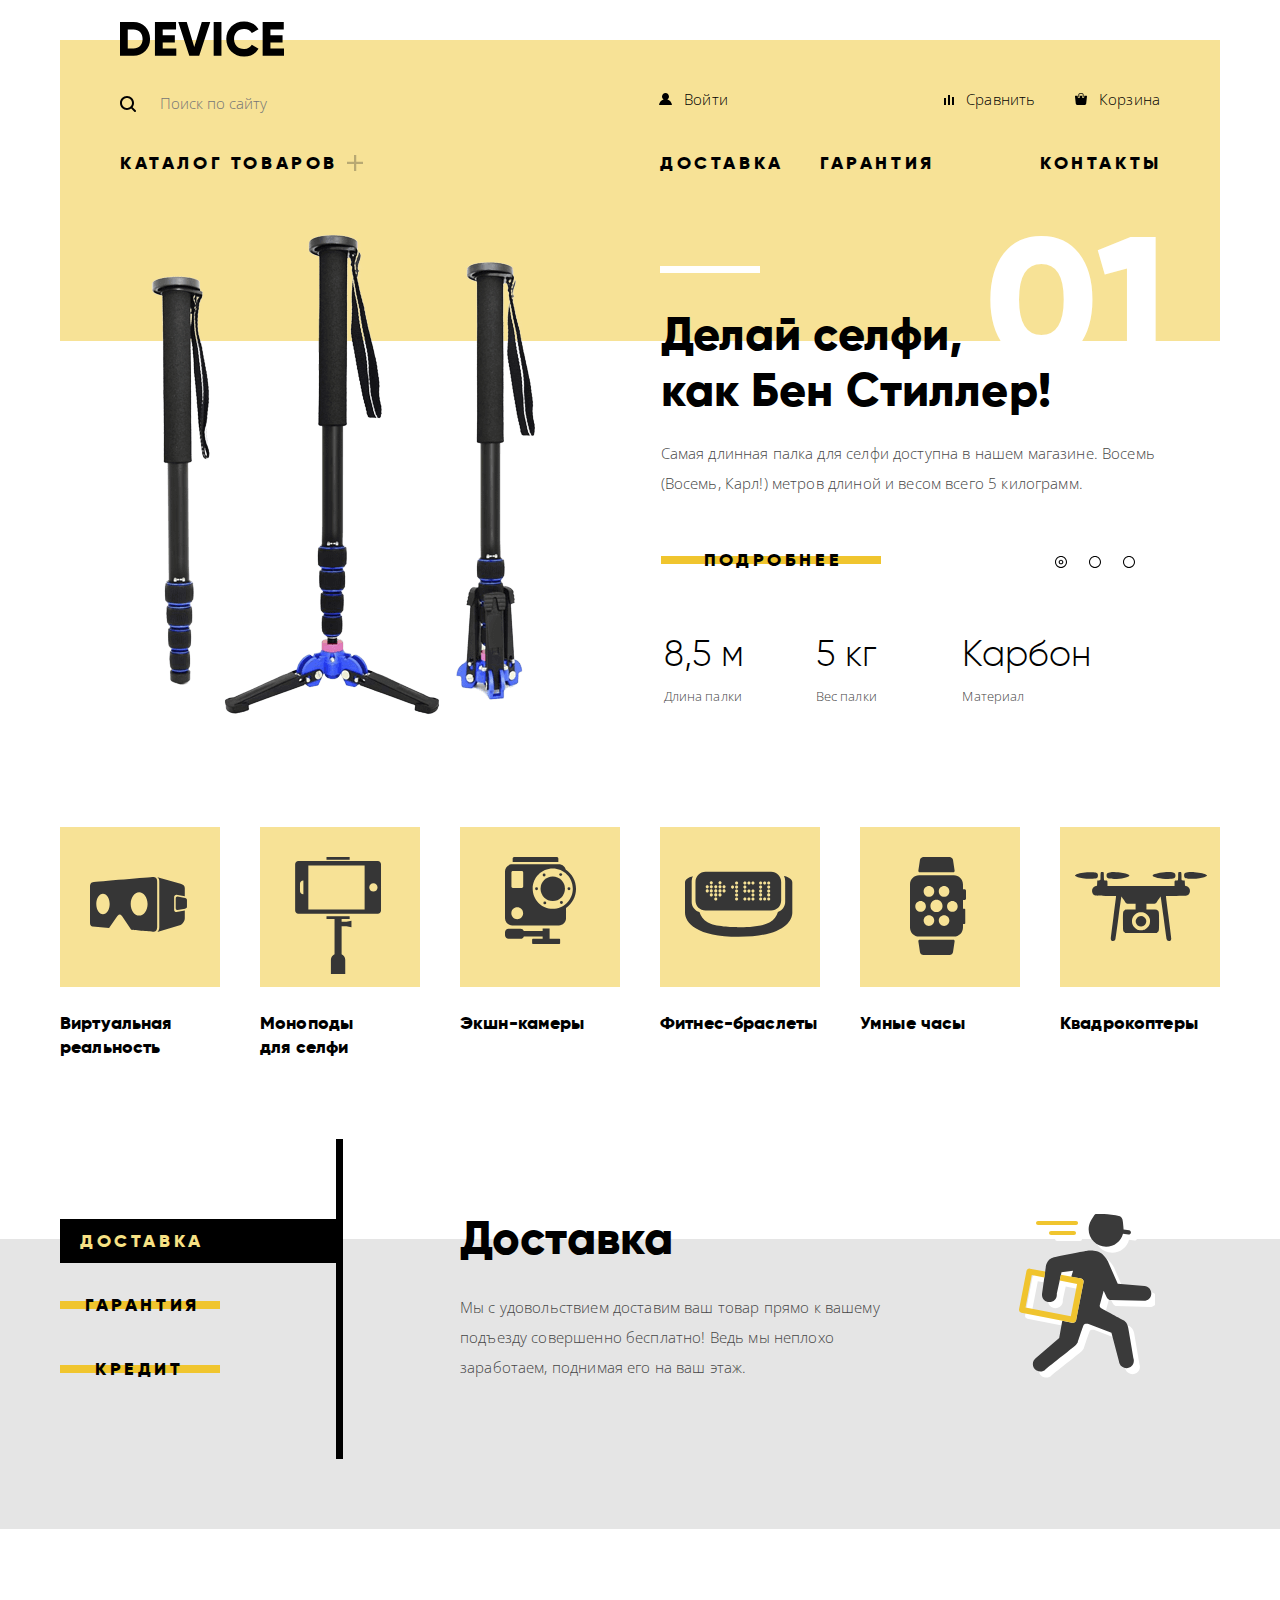
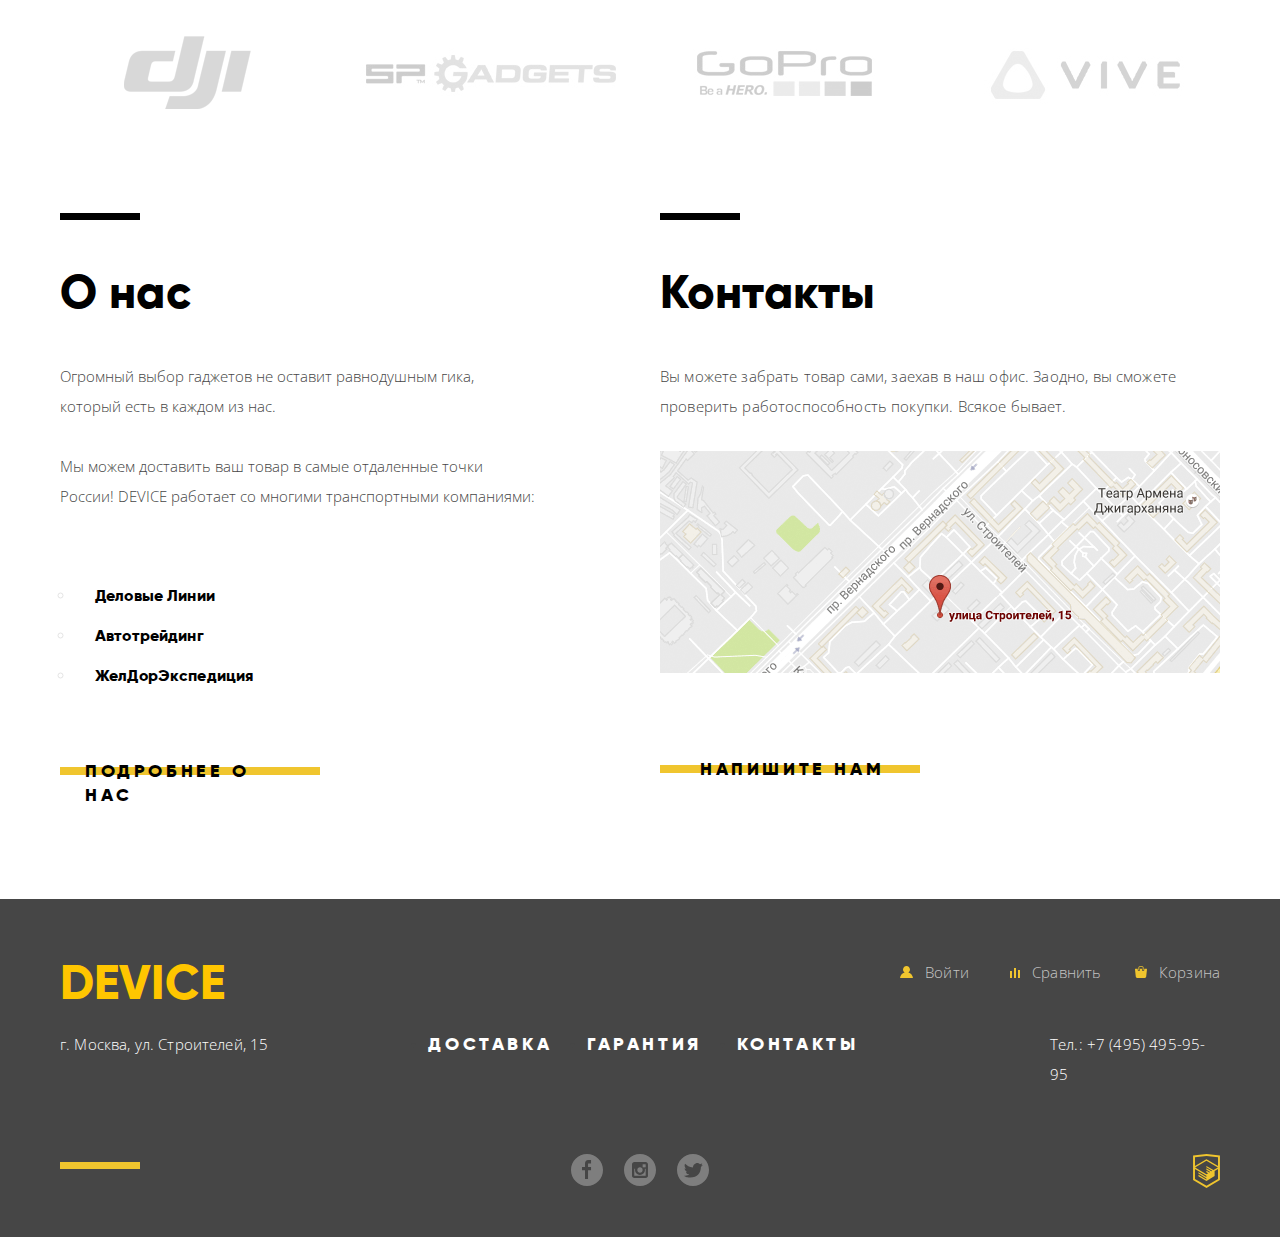
<file: index.html>
<!DOCTYPE html>
<html lang="ru">
  <head>
    <meta charset="utf-8">
    <title>Девайс</title>
    <link href="https://fonts.googleapis.com/css?family=Open+Sans:300,400&subset=cyrillic" rel="stylesheet">
    <link rel="stylesheet" href="css/normalize.css">
    <link rel="stylesheet" href="css/style.min.css">   
  </head>

  <body>
    <div class="container">
      <header class="main-header">
        <img src="img/logo.svg" width="164" height="36" class="logo-device" alt="Логотип интернет-магазина «Device»">
        <ul class="user-navigation">
          <li class="search-form">
            <form method="GET" action="https://echo.htmlacademy.ru">
              <input type="search" id="search" placeholder="Поиск по сайту">
              <label class="visually-hidden" for="search"></label>
              <button type="submit" class="search-form-button">Найти</button>
            </form>
          </li>
          <li class="user-item login-link">
            <a href="#.html">
              <svg width="13px" height="12px" viewBox="0 0 13 12" class="user-icon">
                <path d="M0.032,12h12.937c-0.163-2.643-2.074-4.837-4.671-5.543C9.306,5.846,9.985,4.75,9.985,3.485
                C9.985,1.561,8.425,0,6.5,0S3.015,1.561,3.015,3.485c0,1.264,0.68,2.361,1.688,2.972C2.106,7.163,0.194,9.357,0.032,12z"/>
              </svg>
              <span class="user-text">Войти</span>
            </a>
          </li>
          <li class="user-item comparison-goods">
            <a href="#.html">
              <svg width="10px" height="10px" viewBox="0 0 10 10" class="user-icon">
                <rect x="8" y="2" width="1.984" height="8"/>
                <rect y="3" width="1.984" height="7"/>
                <rect x="4" width="2" height="10"/>
              </svg>
              <span class="user-text">Сравнить</span>
            </a>
          </li>
          <li class="user-item cart">
            <a href="#.html">
              <svg width="12px" height="12px" viewBox="0 0 12 12" class="user-icon">
                <g>
                  <path d="M11.864,3.017c-0.082-0.098-0.203-0.154-0.327-0.154H9.225V4.09c0,0.563-0.484,1.022-1.08,1.022
                  c-0.594,0-1.078-0.458-1.078-1.022V2.863H4.909V4.09c0,0.563-0.485,1.022-1.08,1.022c-0.595,0-1.078-0.458-1.078-1.022V2.863H0.438
                  c-0.125,0-0.243,0.056-0.327,0.154C0.028,3.115-0.012,3.245,0.003,3.375l0.776,7.134c0.015,0.806,0.642,1.455,1.411,1.455h7.595
                  c0.77,0,1.396-0.649,1.411-1.455l0.776-7.134C11.987,3.245,11.946,3.115,11.864,3.017z"/>
                  <path d="M3.829,4.499c0.239,0,0.433-0.184,0.433-0.409V1.84c0-0.632,0.672-1.022,1.295-1.022h1.079
                  c0.655,0,1.078,0.401,1.078,1.022v2.25c0,0.225,0.194,0.409,0.431,0.409c0.239,0,0.433-0.184,0.433-0.409V1.84
                  C8.577,0.773,7.761,0,6.636,0H5.557C4.367,0,3.398,0.826,3.398,1.84v2.25C3.398,4.315,3.592,4.499,3.829,4.499z"/>
                </g>
              </svg>
              <span class="user-text">Корзина</span>
            </a>
          </li>
        </ul>
        <nav class="main-navigation">
        <ul class="site-navigation">
          <li class="site-navigation-item navigation-item-catalog"><a href="catalog.html">Каталог товаров</a>
            <ul class="catalog">
              <li>
                <ul class="catalog-list">
                  <li><a href="catalog.html">Виртуальная реальность</a></li>  
                  <li><a href="catalog.html">Моноподы для селфи</a></li>
                  <li><a href="catalog.html">Экшн-камеры</a></li>
                </ul>
              </li>
              <li>
                <ul class="catalog-list catalog-list-wrist">
                  <li><a href="catalog.html">Фитнес-браслеты</a></li>
                  <li><a href="catalog.html">Умные часы</a></li>
                </ul> 
              </li>
              <li>
                <ul class="catalog-list catalog-list-machine">
                  <li><a href="catalog.html">Квадрокоптеры</a></li>
                </ul>
              </li>
            </ul>
          </li>
          <li class="site-navigation-item navigation-item-delivery"><a href="#.html">Доставка</a></li>
          <li class="site-navigation-item navigation-item-warranty"><a href="#.html">Гарантия</a></li>
          <li class="site-navigation-item navigation-item-contacts"><a href="#.html">Контакты</a></li>
        </ul>
        </nav>  
      </header>
    </div>

    <main>
      <h1 class="visually-hidden">Интернет-магазин «Device»</h1>

      <div class="container">
      <section class="most-popular-goods">
        <h2 class="visually-hidden">Самые популярные товары</h2>
        
        <input type="radio" id="slider-stick" name="toggle-main-slider" class="selfie-stick-radio visually-hidden" checked>
        <input type="radio" id="slider-bracelet" name="toggle-main-slider" class="bracelet-radio visually-hidden">
        <input type="radio" id="slider-quadrupter" name="toggle-main-slider" class="quadrupter-radio visually-hidden">

        <ul class="main-slider-controls">
          <li class="main-slider-controls-item"><label for="slider-stick" class="selfie-stick-label" aria-label="Первый слайд" tabindex="0"></label></li>
          <li class="main-slider-controls-item"><label for="slider-bracelet" class="bracelet-label" aria-label="Второй слайд" tabindex="0"></label></li>
          <li class="main-slider-controls-item"><label for="slider-quadrupter" class=" quadrupter-label" aria-label="Третий слайд" tabindex="0"></label></li>
        </ul>

        <ol class="goods-list">
          <li>
            <div class="main-slider selfie-stick-slider">
              <div class="image-block">
                <img src="img/slider-selfie.png" width="384" height="486" alt="Палка для селфи">
              </div>
                <div class="description-column">
                  <p class="slogan"><b>Делай селфи,<br> как Бен Стиллер!</b></p>
                  <p class="description">Самая длинная палка для селфи доступна в нашем магазине.
                    Восемь (Восемь, Карл!) метров длиной и весом всего 5 килограмм.
                  </p>
                  <a class="button slider-button" href="#.html">Подробнее</a>
                  <table class="table selfie-stick-table">
                    <tr>
                      <td class="table-width">8,5 м</td>
                      <td class="table-width">5 кг</td>
                      <td class="table-width">Карбон</td>
                    </tr>
                    <tr>
                      <th class="table-width table-cell">Длина палки</th>
                      <th class="table-width table-cell">Вес палки</th>
                      <th class="table-width table-cell">Материал</th>
                    </tr>    
                  </table>
              </div>
            </div>
          </li>
          <li>
            <div class="main-slider bracelet-slider">
              <div class="image-block">
                <img src="img/slider-bracelet.png" width="345" height="485" alt="Фитнес-браслет">
                </div>
                <div class="description-column">
                  <p class="slogan"><b>Худеем<br> правильно!</b></p>
                  <p class="description">Мотивирующие фитнес-браслеты помогут найти в себе силы 
                    не пропускать занятия и соблюдать диету.
                  </p>
                  <a class="button slider-button" href="#.html">Подробнее</a>
                  <table class="table bracelet-table">
                    <tr>
                      <td class="table-width">48 часов</td>
                    </tr>
                    <tr>
                      <th class="table-width table-cell">Без подзарядки</th>
                    </tr>
                  </table>
              </div>
            </div>
          </li>
          <li>
            <div class="main-slider quadrupter-slider">
              <div class="image-block">
                <img src="img/slider-quadrupter.png" width="526" height="334" alt="Квадрокоптер">
                </div>
                <div class="description-column">
                  <p class="slogan"><b>Порхает как бабочка, жалит как пчела!</b></p>
                  <p class="description">Этот обычный, на первый взгляд, квадрокоптер оснащен 
                    мощным лазером, замаскированным под стандартную камеру.                
                  </p> 
                  <a class="button slider-button" href="#.html">Подробнее</a>
                  <table class="table quadrupter-table">
                    <tr>
                      <td class="table-width">800 м</td>
                      <td class="table-width">50 м</td>
                    </tr>
                    <tr>
                      <th class="table-width table-cell">Дальность полета</th>
                      <th class="table-width table-cell">Радиус поражения</th>
                    </tr>
                  </table>
              </div>
            </div>
          </li>
        </ol>
      </section>

      <section class="category"> 
        <h2 class="visually-hidden">Категории товаров</h2>

          <ul class="category-list">
            <li class="category-item">
                
              <a href="#.html">
                <svg width="160px" height="160px" viewBox="0 -50 100 160" class="popular-icon">
                  <g>
                    <path fill="#363636" d="M84.131,32.639V20.003c0-1.309,1.045-2.37,2.335-2.37l8.326,1.581V11.02c0-2.355-1.708-3.431-4.202-4.265
                    l-23.187-6.58c1.616,1.391,1.889,2.04,1.889,4.396v45.209c0,2.356-0.45,4.066-1.967,5.21l23.265-7.065
                    c2.401-0.833,4.202-4.216,4.202-6.572V33.44l-8.326,1.567C85.176,35.009,84.131,33.947,84.131,32.639z"/>
                    <path fill="#363636" d="M95.129,20.979l-7.598-1.444c-1.008,0-1.824,0.829-1.824,1.851v9.868c0,1.023,0.816,1.852,1.824,1.852
                    l7.598-1.431c1.154-0.419,1.824-0.829,1.824-1.852V22.83C96.953,21.808,96.187,21.323,95.129,20.979z"/>
                    <path fill="#363636" d="M67.17,4.483c0-5.08-4.232-4.459-4.232-4.459S5.832,4.738,2.838,5.145S0.001,9.532,0.001,9.532
                    S0,42.069,0,45.812s2.599,3.753,2.599,3.753l16.477,1.403L27.212,39.3c0,0,1.109-1.828,2.505-1.828
                    c1.397,0,2.432,1.861,2.432,1.861l9.061,13.521c0,0,18.895,1.909,22.521,1.909c3.626-0.001,3.439-5.024,3.439-5.024
                    S67.17,9.563,67.17,4.483z M12.982,37.192c-3.698,0-6.696-4.601-6.696-10.275s2.998-10.275,6.696-10.275
                    c3.698,0,6.696,4.601,6.696,10.275S16.68,37.192,12.982,37.192z M49.14,38.618c-4.662,0-8.441-5.239-8.441-11.701
                    c0-6.463,3.78-11.702,8.441-11.702c4.662,0,8.442,5.239,8.442,11.702C57.582,33.379,53.802,38.618,49.14,38.618z"/>
                  </g>          
                </svg>
                <h3>Виртуальная реальность</h3>
              </a>
            </li>
            <li class="category-item monopod-item">
              <a href="#.html">
                <svg width="160px" height="160px" viewBox="-5 -30 100 160" class="popular-icon">
                <g>
                  <path fill="#363636" d="M82.821,4.011H3.33c-1.761,0-3.188,1.427-3.188,3.188v46.413c0,1.763,1.427,3.189,3.188,3.189h79.492
                  c1.762,0,3.189-1.427,3.189-3.189V7.199C86.011,5.438,84.583,4.011,82.821,4.011z M8.392,37.236H8.166
                  c-1.762,0-3.189-1.429-3.189-3.189v-7.283c0-1.761,1.427-3.188,3.189-3.188h0.226V37.236z M69.623,52.408H13.341V8.402h56.282
                  V52.408z M78.4,34.552c-2.289,0-4.146-1.855-4.146-4.147s1.856-4.147,4.146-4.147c2.291,0,4.148,1.855,4.148,4.147
                  S80.691,34.552,78.4,34.552z"/>
                  <rect x="31.497" fill="#363636" width="23.157" height="2.758"/>
                  <path fill="#363636" d="M46.608,64.861v-2.973h8.046v-2.758H31.498v2.758h8.045v35.246c-2.139,0.938-3.635,3.072-3.635,5.559V117
                  h14.335v-14.307c0-2.486-1.495-4.621-3.636-5.557v-27.99h4.796l5.051,1.213v-6.711l-5.051,1.213H46.608z"/>
                </g>     
                </svg>
                <h3>Моноподы для селфи</h3>
              </a>
            </li>
            <li class="category-item">
              <a href="#.html">
                <svg width="160px" height="160px" viewBox="-15 -30 100 160" class="popular-icon">
                  <g>
                    <path fill="#363636" d="M53.349,1.49c0-0.736-0.578-1.49-1.311-1.49H9.053C8.32,0,7.672,0.754,7.672,1.49v3.522h45.676V1.49z"/>
                    <path fill="#363636" d="M54.202,81.809h-9.597V71.426h-6.958v2.507H18.774c-0.537-1.254-1.757-2.148-3.181-2.148H3.559
                    C1.642,71.784,0,73.387,0,75.311v3.018c0,1.924,1.642,3.48,3.559,3.48h12.035c1.511,0,2.792-0.896,3.269-2.326h18.785v2.326H28.13
                    c-0.533,0-1.01,0.437-1.01,0.972v3.172c0,0.535,0.478,1.048,1.01,1.048h26.072c0.533,0,0.93-0.513,0.93-1.048V82.78
                    C55.132,82.245,54.735,81.809,54.202,81.809z"/>
                    <path fill="#363636" d="M60.666,12.39c-0.861-2.937-3.567-5.05-6.771-5.05H7.148C3.25,7.34,0,10.449,0,14.361v46.9
                    c0,3.912,3.25,7.121,7.148,7.121h46.747c3.898,0,7.126-3.209,7.126-7.121V50.915c6.066-4.204,10.001-11.211,10.001-19.164
                    C71.021,23.672,66.89,16.57,60.666,12.39z M12.238,62.151c-3.259,0-5.901-2.65-5.901-5.921c0-3.27,2.642-5.922,5.901-5.922
                    s5.902,2.652,5.902,5.922C18.14,59.501,15.497,62.151,12.238,62.151z M18.199,29.546c0,0.786-0.635,1.422-1.418,1.422H7.841
                    c-0.783,0-1.418-0.637-1.418-1.422V15.386c0-0.786,0.635-1.423,1.418-1.423h8.939c0.783,0,1.418,0.637,1.418,1.423V29.546z
                    M47.762,51.858c-11.076,0-20.057-9.01-20.057-20.123s8.98-20.124,20.057-20.124c11.077,0,20.058,9.01,20.058,20.124
                    S58.839,51.858,47.762,51.858z"/>
                    <ellipse fill="#363636" cx="47.762" cy="31.735" rx="12.188" ry="12.229"/>
                    <circle fill="#363636" cx="31.562" cy="31.736" r="1.435"/>
                    <circle fill="#363636" cx="63.963" cy="31.736" r="1.435"/>
                    <circle fill="#363636" cx="39.109" cy="17.994" r="1.435"/>
                    <ellipse fill="#363636" cx="56.415" cy="45.476" rx="1.43" ry="1.436"/>
                    <circle fill="#363636" cx="55.697" cy="17.565" r="1.435"/>
                    <circle fill="#363636" cx="39.828" cy="45.906" r="1.435"/>
                  </g>     
                </svg>
                <h3>Экшн-камеры</h3>
              </a>
            </li>
            <li class="category-item">
              <a href="#.html">
                  <svg width="160px" height="160px" viewBox="5 -45 100 160" class="popular-icon">
                      <g>
                        <path fill="#363636" d="M98.967,4.074c0.752,1.441,1.209,3.08,1.209,4.818v21.102c0,4.616-3.092,8.527-7.246,9.9
                          c-1.325,3.987-3.778,7.854-8.051,10.432c-8.676,5.231-31.124,4.837-31.198,4.837c-0.078,0-22.513,0.395-31.189-4.837
                          c-4.216-2.545-6.708-6.347-8.042-10.279c-4.418-1.209-7.756-5.251-7.756-10.053V8.893c0-1.688,0.427-3.282,1.139-4.693
                          C4.17,5.109,0,6.918,0,10.434c0,6.243,0,25.687,0,29.983C0,50.668,11.839,64.85,53.657,64.85c41.82,0,53.657-14.182,53.657-24.433
                          c0-4.296,0-23.74,0-29.983C107.313,6.75,102.738,4.94,98.967,4.074z"/>
                        <path fill="#363636" d="M20.561,38.459h65.523c5.564,0,10.074-4.513,10.074-10.077V9.935c0-5.563-4.51-10.075-10.074-10.075H20.561
                          c-5.564,0-10.075,4.511-10.075,10.075v18.447C10.486,33.946,14.997,38.459,20.561,38.459z M83.695,9.468
                          c0.867,0,1.569,0.703,1.569,1.57c0,0.866-0.702,1.569-1.569,1.569s-1.568-0.703-1.568-1.569
                          C82.127,10.17,82.828,9.468,83.695,9.468z M83.695,13.507c0.867,0,1.569,0.703,1.569,1.568c0,0.867-0.702,1.569-1.569,1.569
                          s-1.568-0.702-1.568-1.569C82.127,14.21,82.828,13.507,83.695,13.507z M83.695,17.546c0.867,0,1.569,0.702,1.569,1.569
                          c0,0.866-0.702,1.569-1.569,1.569s-1.568-0.703-1.568-1.569C82.127,18.248,82.828,17.546,83.695,17.546z M83.695,21.373
                          c0.867,0,1.569,0.704,1.569,1.569c0,0.867-0.702,1.568-1.569,1.568s-1.568-0.701-1.568-1.568
                          C82.127,22.076,82.828,21.373,83.695,21.373z M83.695,25.412c0.867,0,1.569,0.702,1.569,1.569c0,0.865-0.702,1.568-1.569,1.568
                          s-1.568-0.704-1.568-1.568C82.127,26.114,82.828,25.412,83.695,25.412z M79.656,9.468c0.867,0,1.568,0.703,1.568,1.57
                          c0,0.866-0.701,1.569-1.568,1.569c-0.865,0-1.568-0.703-1.568-1.569C78.088,10.17,78.791,9.468,79.656,9.468z M79.656,25.412
                          c0.867,0,1.568,0.702,1.568,1.569c0,0.865-0.701,1.568-1.568,1.568c-0.865,0-1.568-0.704-1.568-1.568
                          C78.088,26.114,78.791,25.412,79.656,25.412z M75.619,9.468c0.865,0,1.568,0.703,1.568,1.57c0,0.866-0.703,1.569-1.568,1.569
                          c-0.867,0-1.569-0.703-1.569-1.569C74.05,10.17,74.752,9.468,75.619,9.468z M75.619,13.507c0.865,0,1.568,0.703,1.568,1.568
                          c0,0.867-0.703,1.569-1.568,1.569c-0.867,0-1.569-0.702-1.569-1.569C74.05,14.21,74.752,13.507,75.619,13.507z M75.619,17.546
                          c0.865,0,1.568,0.702,1.568,1.569c0,0.866-0.703,1.569-1.568,1.569c-0.867,0-1.569-0.703-1.569-1.569
                          C74.05,18.248,74.752,17.546,75.619,17.546z M75.619,21.373c0.865,0,1.568,0.704,1.568,1.569c0,0.867-0.703,1.568-1.568,1.568
                          c-0.867,0-1.569-0.701-1.569-1.568C74.05,22.076,74.752,21.373,75.619,21.373z M75.619,25.412c0.865,0,1.568,0.702,1.568,1.569
                          c0,0.865-0.703,1.568-1.568,1.568c-0.867,0-1.569-0.704-1.569-1.568C74.05,26.114,74.752,25.412,75.619,25.412z M67.965,9.468
                          c0.867,0,1.568,0.703,1.568,1.57c0,0.866-0.701,1.569-1.568,1.569s-1.568-0.703-1.568-1.569C66.396,10.17,67.1,9.468,67.965,9.468z
                          M67.965,17.546c0.867,0,1.568,0.702,1.568,1.569c0,0.866-0.701,1.569-1.568,1.569s-1.568-0.703-1.568-1.569
                          C66.396,18.248,67.1,17.546,67.965,17.546z M67.965,21.427c0.867,0,1.568,0.701,1.568,1.568c0,0.865-0.701,1.569-1.568,1.569
                          s-1.568-0.704-1.568-1.569C66.396,22.128,67.1,21.427,67.965,21.427z M67.965,25.412c0.867,0,1.568,0.702,1.568,1.569
                          c0,0.865-0.701,1.568-1.568,1.568s-1.568-0.704-1.568-1.568C66.396,26.114,67.1,25.412,67.965,25.412z M63.926,9.468
                          c0.867,0,1.57,0.703,1.57,1.57c0,0.866-0.703,1.569-1.57,1.569c-0.865,0-1.569-0.703-1.569-1.569
                          C62.356,10.17,63.061,9.468,63.926,9.468z M63.926,17.546c0.867,0,1.57,0.702,1.57,1.569c0,0.866-0.703,1.569-1.57,1.569
                          c-0.865,0-1.569-0.703-1.569-1.569C62.356,18.248,63.061,17.546,63.926,17.546z M63.926,25.412c0.867,0,1.57,0.702,1.57,1.569
                          c0,0.865-0.703,1.568-1.57,1.568c-0.865,0-1.569-0.704-1.569-1.568C62.356,26.114,63.061,25.412,63.926,25.412z M59.888,9.468
                          c0.865,0,1.569,0.703,1.569,1.57c0,0.866-0.704,1.569-1.569,1.569c-0.867,0-1.568-0.703-1.568-1.569
                          C58.319,10.17,59.021,9.468,59.888,9.468z M59.888,13.507c0.865,0,1.569,0.703,1.569,1.568c0,0.867-0.704,1.569-1.569,1.569
                          c-0.867,0-1.568-0.702-1.568-1.569C58.319,14.21,59.021,13.507,59.888,13.507z M59.888,17.546c0.865,0,1.569,0.702,1.569,1.569
                          c0,0.866-0.704,1.569-1.569,1.569c-0.867,0-1.568-0.703-1.568-1.569C58.319,18.248,59.021,17.546,59.888,17.546z M59.888,25.412
                          c0.865,0,1.569,0.702,1.569,1.569c0,0.865-0.704,1.568-1.569,1.568c-0.867,0-1.568-0.704-1.568-1.568
                          C58.319,26.114,59.021,25.412,59.888,25.412z M51.598,9.468c0.867,0,1.569,0.703,1.569,1.57c0,0.866-0.702,1.569-1.569,1.569
                          c-0.867,0-1.568-0.703-1.568-1.569C50.029,10.17,50.731,9.468,51.598,9.468z M51.598,13.507c0.867,0,1.569,0.703,1.569,1.568
                          c0,0.867-0.702,1.569-1.569,1.569c-0.867,0-1.568-0.702-1.568-1.569C50.029,14.21,50.731,13.507,51.598,13.507z M51.598,17.546
                          c0.867,0,1.569,0.702,1.569,1.569c0,0.866-0.702,1.569-1.569,1.569c-0.867,0-1.568-0.703-1.568-1.569
                          C50.029,18.248,50.731,17.546,51.598,17.546z M51.598,21.427c0.867,0,1.569,0.701,1.569,1.568c0,0.865-0.702,1.569-1.569,1.569
                          c-0.867,0-1.568-0.704-1.568-1.569C50.029,22.128,50.731,21.427,51.598,21.427z M51.598,25.412c0.867,0,1.569,0.702,1.569,1.569
                          c0,0.865-0.702,1.568-1.569,1.568c-0.867,0-1.568-0.704-1.568-1.568C50.029,26.114,50.731,25.412,51.598,25.412z M47.559,13.507
                          c0.867,0,1.568,0.703,1.568,1.568c0,0.867-0.701,1.569-1.568,1.569s-1.569-0.702-1.569-1.569
                          C45.99,14.21,46.691,13.507,47.559,13.507z M39.057,13.295c0.865,0,1.569,0.703,1.569,1.568c0,0.867-0.704,1.569-1.569,1.569
                          c-0.867,0-1.571-0.703-1.571-1.569C37.486,13.998,38.189,13.295,39.057,13.295z M39.057,17.333c0.865,0,1.569,0.703,1.569,1.57
                          c0,0.866-0.704,1.57-1.569,1.57c-0.867,0-1.571-0.704-1.571-1.57C37.486,18.036,38.189,17.333,39.057,17.333z M35.018,9.255
                          c0.865,0,1.568,0.703,1.568,1.57c0,0.866-0.704,1.568-1.568,1.568c-0.867,0-1.569-0.703-1.569-1.568
                          C33.449,9.958,34.15,9.255,35.018,9.255z M35.018,13.295c0.865,0,1.568,0.703,1.568,1.568c0,0.867-0.704,1.569-1.568,1.569
                          c-0.867,0-1.569-0.703-1.569-1.569C33.449,13.998,34.15,13.295,35.018,13.295z M35.018,17.333c0.865,0,1.568,0.703,1.568,1.57
                          c0,0.866-0.704,1.57-1.568,1.57c-0.867,0-1.569-0.704-1.569-1.57C33.449,18.036,34.15,17.333,35.018,17.333z M35.018,21.373
                          c0.865,0,1.568,0.704,1.568,1.569c0,0.867-0.704,1.568-1.568,1.568c-0.867,0-1.569-0.701-1.569-1.568
                          C33.449,22.076,34.15,21.373,35.018,21.373z M30.764,13.295c0.867,0,1.569,0.703,1.569,1.568c0,0.867-0.702,1.569-1.569,1.569
                          c-0.867,0-1.568-0.703-1.568-1.569C29.196,13.998,29.897,13.295,30.764,13.295z M30.764,17.333c0.867,0,1.569,0.703,1.569,1.57
                          c0,0.866-0.702,1.57-1.569,1.57c-0.867,0-1.568-0.704-1.568-1.57C29.196,18.036,29.897,17.333,30.764,17.333z M30.764,21.373
                          c0.867,0,1.569,0.704,1.569,1.569c0,0.867-0.702,1.568-1.569,1.568c-0.867,0-1.568-0.701-1.568-1.568
                          C29.196,22.076,29.897,21.373,30.764,21.373z M30.764,25.412c0.867,0,1.569,0.702,1.569,1.569c0,0.865-0.702,1.568-1.569,1.568
                          c-0.867,0-1.568-0.704-1.568-1.568C29.196,26.114,29.897,25.412,30.764,25.412z M26.3,9.255c0.867,0,1.571,0.703,1.571,1.57
                          c0,0.866-0.704,1.568-1.571,1.568c-0.865,0-1.569-0.703-1.569-1.568C24.731,9.958,25.435,9.255,26.3,9.255z M26.3,13.295
                          c0.867,0,1.571,0.703,1.571,1.568c0,0.867-0.704,1.569-1.571,1.569c-0.865,0-1.569-0.703-1.569-1.569
                          C24.731,13.998,25.435,13.295,26.3,13.295z M26.3,17.333c0.867,0,1.571,0.703,1.571,1.57c0,0.866-0.704,1.57-1.571,1.57
                          c-0.865,0-1.569-0.704-1.569-1.57C24.731,18.036,25.435,17.333,26.3,17.333z M26.3,21.373c0.867,0,1.571,0.704,1.571,1.569
                          c0,0.867-0.704,1.568-1.571,1.568c-0.865,0-1.569-0.701-1.569-1.568C24.731,22.076,25.435,21.373,26.3,21.373z M22.263,13.295
                          c0.865,0,1.569,0.703,1.569,1.568c0,0.867-0.704,1.569-1.569,1.569c-0.867,0-1.569-0.703-1.569-1.569
                          C20.694,13.998,21.396,13.295,22.263,13.295z M22.263,17.333c0.865,0,1.569,0.703,1.569,1.57c0,0.866-0.704,1.57-1.569,1.57
                          c-0.867,0-1.569-0.704-1.569-1.57C20.694,18.036,21.396,17.333,22.263,17.333z"/>
                      </g>    
                  </svg>               
                <h3>Фитнес-браслеты</h3>
              </a>
            </li>
            <li class="category-item">
              <a href="#.html">
                <svg width="160px" height="160px" viewBox="-20 -30 100 160" class="popular-icon">
                  <g>
                    <path fill="#363636" d="M54.494,32.197h-1.515v-4.64c0-5.052-4.087-9.186-9.082-9.186H9.082C4.086,18.372,0,22.505,0,27.557v42.868
                    c0,5.052,4.087,9.185,9.083,9.185h34.815c4.995,0,9.082-4.133,9.082-9.185V67.01h1.515c0.415,0,0.757-0.344,0.757-0.764V52.467
                    c0-0.421-0.342-0.766-0.757-0.766h-1.515v-8.788h1.515c0.832,0,1.514-0.688,1.514-1.531v-7.654
                    C56.008,32.886,55.326,32.197,54.494,32.197z M34.082,29.088c2.926,0,5.299,2.398,5.299,5.358s-2.373,5.358-5.299,5.358
                    s-5.298-2.398-5.298-5.358S31.156,29.088,34.082,29.088z M18.945,29.088c2.925,0,5.298,2.398,5.298,5.358s-2.373,5.358-5.298,5.358
                    c-2.926,0-5.298-2.398-5.298-5.358S16.019,29.088,18.945,29.088z M5.297,49.397c0-2.959,2.371-5.358,5.298-5.358
                    c2.926,0,5.298,2.399,5.298,5.358c0,2.959-2.373,5.358-5.298,5.358C7.668,54.756,5.297,52.356,5.297,49.397z M18.945,68.894
                    c-2.926,0-5.298-2.398-5.298-5.358s2.372-5.358,5.298-5.358c2.925,0,5.298,2.398,5.298,5.358S21.87,68.894,18.945,68.894z
                    M20.435,48.991c0-3.382,2.711-6.124,6.055-6.124c3.344,0,6.055,2.742,6.055,6.124s-2.711,6.124-6.055,6.124
                    C23.146,55.114,20.435,52.373,20.435,48.991z M34.082,68.894c-2.926,0-5.298-2.398-5.298-5.358s2.372-5.358,5.298-5.358
                    s5.299,2.398,5.299,5.358S37.008,68.894,34.082,68.894z M42.384,54.756c-2.927,0-5.298-2.399-5.298-5.358
                    c0-2.959,2.371-5.358,5.298-5.358c2.926,0,5.298,2.399,5.298,5.358C47.682,52.356,45.31,54.756,42.384,54.756z"/>
                    <path fill="#363636" d="M9.646,15.31h33.687c0.843,0,1.432-0.681,1.306-1.514L43.023,3.028c0,0,0-0.001-0.002-0.002
                    C42.771,1.362,41.189,0,39.506,0H13.474c-1.686,0-3.268,1.362-3.517,3.028L8.342,13.795C8.217,14.628,8.803,15.31,9.646,15.31z"/>
                    <path fill="#363636" d="M43.333,82.671H9.646c-0.843,0-1.429,0.683-1.304,1.516l1.615,10.767c0.25,1.666,1.832,3.028,3.516,3.028
                    h26.032c1.684,0,3.266-1.362,3.517-3.026c0-0.001,0-0.001,0-0.002l1.615-10.767C44.765,83.354,44.176,82.671,43.333,82.671z"/>
                  </g>     
                </svg>
                <h3>Умные часы</h3>
              </a>
            </li>
            <li class="category-item">
              <a href="#.html">
                <svg width="160px" height="160px" viewBox="15 -45 100 160" class="popular-icon">
                <g transform="translate(0.000000,512.000000) scale(0.100000,-0.100000)">
                 <path fill="#363636" d="M120.522,5117.421c-55.449-4.873-102.139-15.928-114.77-26.724c-7.227-6.162-7.227-6.162-2.324-11.562
                   c6.445-7.197,37.134-16.45,72.476-22.363c39.98-6.68,125.098-6.934,137.231-0.513c12.119,6.68,16.24,14.136,16.24,29.814
                   c0,16.187-6.191,24.16-22.178,28.525C192.739,5118.457,149.414,5120,120.522,5117.421z"/>
                 <path fill="#363636" d="M257.744,5115.117c-1.294-2.832-2.583-21.079-2.583-41.118c0-40.61,1.553-37.783-21.919-39.331
                   l-10.308-0.771l-1.294-25.444l-1.289-25.439l-11.865-2.832c-25.791-6.68-39.99-25.952-37.915-52.944
                   c1.279-19.272,10.308-33.408,25.786-40.869c11.089-5.132,14.697-5.381,112.461-5.381c55.449,0,101.372-0.786,101.885-1.807
                   c0.508-1.284-11.094-94.072-25.796-206.387c-14.448-112.305-26.831-209.971-27.085-216.66
                   c-0.513-16.172,8.262-26.211,23.477-26.211c12.373,0,20.117,6.416,23.213,19.014c1.294,5.137,14.956,103.33,30.181,218.213
                   c15.22,114.629,28.628,208.687,29.404,208.687c1.03,0,10.83-14.131,21.924-31.357c29.399-46.26,23.989-43.169,76.353-43.169h43.584
                   v-28.022v-28.276l-51.328-0.771c-47.202-0.771-52.1-1.27-58.813-6.152c-15.728-11.572-16.25-14.15-16.25-109.766
                   c0-95.342,0.264-97.92,15.225-110.498l8.511-6.953h156.826h156.826l8.506,6.953c14.961,12.578,15.205,15.156,15.205,110.498
                   c0,95.615-0.508,98.193-16.23,109.766c-6.709,4.883-11.611,5.381-58.818,6.152l-51.318,0.771v28.276v28.022h43.594
                   c52.344,0,46.934-3.091,76.338,43.169c11.104,17.227,20.898,31.357,21.934,31.357c0.762,0,14.189-94.058,29.395-208.687
                   c15.225-114.883,28.896-213.076,30.186-218.213c3.096-12.598,10.82-19.014,23.213-19.014c15.215,0,23.994,10.039,23.467,26.211
                   c-0.254,6.689-12.637,104.355-27.09,216.66c-14.688,112.314-26.309,205.103-25.781,206.387c0.508,1.021,46.416,1.807,101.895,1.807
                   c97.754,0,101.357,0.249,112.441,5.381c15.479,7.461,24.502,21.597,25.791,40.869c2.07,26.992-12.109,46.265-37.91,52.944
                   l-11.875,2.832l-1.27,25.439l-1.289,25.444l-10.322,0.771c-23.467,1.548-21.934-1.279-21.934,39.331
                   c0,20.039-1.279,38.286-2.568,41.118c-2.061,3.599-5.43,4.883-13.672,4.883c-6.191,0-12.383-1.284-14.199-3.086
                   c-2.061-2.056-3.096-14.653-3.096-39.321c0-24.673-1.025-37.271-3.096-39.321c-1.797-1.797-9.014-3.081-16.494-3.081
                   c-16.26,0-16.514-0.522-16.514-31.104v-22.871H660.127H324.805v22.871c0,30.581-0.249,31.104-16.499,31.104
                   c-7.485,0-14.702,1.284-16.504,3.081c-2.075,2.051-3.101,14.648-3.101,39.321c0,24.668-1.03,37.266-3.096,39.321
                   c-1.807,1.802-8.003,3.086-14.189,3.086C263.169,5120,259.814,5118.715,257.744,5115.117z M686.172,4713.916
                   c28.887-8.984,53.916-33.926,61.66-61.68c4.385-15.43,3.096-42.158-2.842-57.832c-6.963-18.75-26.846-40.098-45.654-49.355
                   c-12.9-6.416-17.539-7.188-39.209-7.188c-21.665,0-26.309,0.771-39.204,7.188c-18.843,9.258-38.691,30.605-45.659,49.355
                   c-5.928,15.674-7.227,42.402-2.837,57.832c7.48,27.236,32.495,52.695,60.615,61.68
                   C653.164,4720.341,666.045,4720.341,686.172,4713.916z"/>
                 <path fill="#363636" d="M637.939,4675.625c-20.366-9.258-35.068-36.494-30.688-57.305c7.739-36.768,48.232-55.527,79.956-37.021
                   c19.854,11.582,29.912,35.469,24.512,57.832c-5.684,23.906-27.344,41.377-51.592,41.377
                   C653.672,4680.507,643.872,4678.193,637.939,4675.625z"/>
                 <path fill="#363636" d="M360.918,5118.457c-39.204-6.68-45.132-11.309-45.132-34.438c0-18.247,4.639-24.16,22.681-29.556
                   c15.498-4.624,71.724-5.142,105-1.284c68.608,8.223,113.218,25.444,96.987,37.52c-12.651,8.999-49.023,18.765-90.542,23.901
                   C425.156,5117.68,369.951,5120,360.918,5118.457z"/>
                 <path fill="#363636" d="M894.844,5117.421c-63.193-5.903-118.643-20.811-118.643-31.86c0-17.222,78.408-34.697,156.299-34.956
                   c58.037,0,71.963,6.421,71.963,33.413c0,18.242-6.191,26.216-23.73,30.84C964.238,5118.974,923.984,5120,894.844,5117.421z"/>
                 <path fill="#363636" d="M1127.764,5117.167c-17.803-2.31-30.186-7.705-34.307-14.907c-3.867-7.705-3.096-29.038,1.543-35.718
                   c9.277-13.11,16.523-14.653,70.684-14.653c36.611,0,58.018,1.289,78.662,4.883c35.342,5.913,66.035,15.166,72.48,22.363
                   c4.902,5.4,4.902,5.4-2.324,11.562c-13.408,11.309-59.58,21.851-119.16,26.724
                   C1160.527,5120.253,1150.459,5120.253,1127.764,5117.167z"/>
               </g>
               </svg>
                <h3>Квадрокоптеры</h3>
              </a>
            </li>
          </ul>
      </section>
      </div>

      <section class="services">
        <h2 class="visually-hidden">Информация об услугах</h2>  

        <div class="container services-container">
          <input type="radio" id="slider-delivery" name="toggle-service-slider" class="slider-delivery-radio visually-hidden" checked>
          <input type="radio" id="slider-warranty" name="toggle-service-slider" class="slider-warranty-radio visually-hidden">
          <input type="radio" id="slider-credit" name="toggle-service-slider" class="slider-credit-radio visually-hidden">
          <ul class="services-slider-controls">
            <li class="services-slider-item"><label for="slider-delivery" class="button button-service button-delivery" tabindex="0">Доставка</label></li>
            <li class="services-slider-item"><label for="slider-warranty" class="button button-service button-warranty" tabindex="0">Гарантия</label></li>
            <li class="services-slider-item"><label for="slider-credit" class="button button-service button-credit" tabindex="0">Кредит</label></li>
          </ul>

          <ul class="services-description-list">
            <li class="service-description-item delivery-item">
              <div class="service-container">
                <h3>Доставка</h3>
                <p class="services-description">Мы с удовольствием доставим ваш товар прямо к вашему подъезду совершенно бесплатно! 
                  Ведь мы неплохо заработаем, поднимая его на ваш этаж.
                </p>
              </div>
                <svg height="164" viewBox="0 0 136 164" width="136">
                  <g fill="#fff">
                    <path d="m93.133 38.767c8.121 0 14.945-5.542 16.9-13.049l5.467.814c.107.016.215.024.32.024 1.051 0 1.971-.77 2.131-1.84.176-1.178-.639-2.276-1.816-2.451l-5.541-.825c.002-.046.004-.091.004-.138 0-.182-.006-.362-.014-.542 0 0-.451-6.518-1.074-9.237-.621-2.719-2.535-3.296-2.535-3.296-9.77-2.212-19.772-2.438-22.375-2.438s-3.158 1.332-3.158 1.332l-3.15 4.996-.01-.003c-.076.122-.146.245-.219.368l-.027.043c-1.502 2.58-2.367 5.576-2.367 8.777-.001 9.646 7.819 17.465 17.464 17.465z"/>
                    <path d="m131.535 78.076v-.002l-26.742-2.168-9.246-21.112s-.461-2.774-6.008-8.476c-5.549-5.702-16.799-3.39-16.799-3.39s-23.886 4.469-31.745 6.318c-7.86 1.85-8.168 9.863-8.168 9.863l-.632 4.519-15.178-2.941c-.191-.037-.381-.055-.568-.055-1.407 0-2.671 1-2.948 2.429l-7.411 38.242c-.314 1.62.754 3.202 2.375 3.516l51.196 9.923c.115.022.23.024.346.033h.002c-.728.104-1.291-.035-1.291-.035l-9.4-1.849-3.082 17.105-23.56 20.363c-1.701 1.361-2.792 3.453-2.792 5.801 0 4.104 3.326 7.43 7.429 7.43 2.035 0 3.878-.818 5.22-2.145 0 0 27.725-22.05 29.575-23.591 1.85-1.54 2.773-3.853 2.773-3.853s4.541-13.948 5.779-16.874c.848-2.004 4.932-1.079 4.932-1.079l22.885 8.631 7.615 29.062c.082.63.242 1.234.473 1.804h.002c1.098 2.728 3.77 4.654 6.889 4.654 4.104 0 7.43-3.327 7.43-7.43 0-.599-.072-1.179-.207-1.736-.842-4.965-4.604-27.046-5.561-31.826-1.078-5.394-4.621-6.934-4.621-6.934s-21.268-11.558-22.654-12.329c-1.387-.77-1.078-2.774-1.078-2.774l3.93-14.331 2.773 5.856s1.619 3.274 4.084 3.391l33.357.82c4.104 0 7.43-3.326 7.43-7.431-.001-3.889-2.993-7.079-6.804-7.399zm-71.431-15.269-1.789 5.88 9.898 1.919-20.214-3.917.548-2.496zm-2.249 45.473-45.304-8.781 6.27-32.353 12.542 2.431-1.618 11.567-.64 4.406c-.005.026-.008.056-.012.082l-.018.127h.002c-.04.312-.063.629-.063.951 0 4.104 3.327 7.429 7.43 7.429s7.429-3.325 7.429-7.429c0-.318-.021-.63-.061-.937l2.901-13.223 17.413 3.374z"/>
                    <path d="m25.05 17.008h38.027c1.1 0 2-.896 2-1.99s-.9-1.99-2-1.99h-38.027c-1.1 0-2 .896-2 1.99s.9 1.99 2 1.99z"/>
                    <path d="m38.08 23.025c-1.1 0-2 .896-2 1.99s.9 1.99 2 1.99h22.959c1.1 0 2-.896 2-1.99 0-1.095-.9-1.99-2-1.99z"/>
                  </g>
                  <path d="m87.098 32.732c8.121 0 14.945-5.542 16.9-13.049l5.467.814c.107.016.215.024.32.024 1.051 0 1.971-.77 2.131-1.84.176-1.178-.639-2.276-1.816-2.451l-5.541-.825c.002-.046.004-.091.004-.138 0-.182-.006-.362-.014-.542 0 0-.451-6.518-1.074-9.237-.621-2.719-2.535-3.296-2.535-3.296-9.77-2.212-19.772-2.438-22.376-2.438s-3.158 1.332-3.158 1.332l-3.15 4.996-.01-.003c-.076.121-.146.245-.219.368l-.027.043c-1.502 2.58-2.367 5.576-2.367 8.777 0 9.646 7.82 17.465 17.465 17.465z" fill="#3a3a3a"/><path d="m125.5 72.041v-.002l-26.742-2.168-9.246-21.112s-.461-2.774-6.008-8.476c-5.549-5.702-16.799-3.39-16.799-3.39s-23.886 4.469-31.745 6.317c-7.86 1.85-8.168 9.863-8.168 9.863l-3.082 22.036-.64 4.406c-.005.026-.008.056-.012.082l-.018.127h.002c-.04.312-.063.629-.063.951 0 4.104 3.327 7.429 7.43 7.429s7.429-3.325 7.429-7.429c0-.318-.021-.63-.061-.937l4.734-21.581 11.557-1.386-1.789 5.88 9.898 1.919c1.62.313 2.688 1.896 2.375 3.517l-7.412 38.243c-.277 1.43-1.541 2.43-2.948 2.43-.072 0-.146-.016-.22-.021-.728.104-1.291-.035-1.291-.035l-9.4-1.849-3.082 17.105-23.56 20.363c-1.701 1.361-2.792 3.453-2.792 5.801 0 4.104 3.326 7.43 7.429 7.43 2.035 0 3.878-.818 5.22-2.145 0 0 27.725-22.05 29.575-23.591 1.85-1.54 2.773-3.853 2.773-3.853s4.541-13.948 5.779-16.874c.848-2.004 4.932-1.079 4.932-1.079l22.885 8.631 7.615 29.062c.082.63.242 1.234.473 1.804h.002c1.098 2.728 3.77 4.654 6.889 4.654 4.104 0 7.43-3.327 7.43-7.43 0-.599-.072-1.179-.207-1.736-.842-4.965-4.604-27.046-5.561-31.826-1.078-5.394-4.621-6.934-4.621-6.934s-21.267-11.555-22.653-12.327c-1.387-.77-1.078-2.774-1.078-2.774l3.93-14.331 2.773 5.856s1.619 3.274 4.084 3.391l33.357.82c4.104 0 7.43-3.326 7.43-7.431 0-3.89-2.992-7.081-6.803-7.4z" fill="#3a3a3a"/>
                  <path d="m53.971 108.739h.002c.073.006.147.021.22.021 1.407 0 2.671-1 2.948-2.43l7.412-38.243c.313-1.621-.755-3.203-2.375-3.517l-20.214-3.917-1.286 5.862 17.413 3.374-6.271 32.354-45.304-8.779 6.27-32.353 12.542 2.431.832-5.95-15.178-2.942c-.191-.037-.381-.055-.568-.055-1.407 0-2.671 1-2.948 2.429l-7.411 38.244c-.314 1.62.754 3.202 2.375 3.516l51.196 9.923c.114.022.229.023.345.032z" fill="#f0c42e"/>
                  <path d="m59.042 8.982c0 1.095-.9 1.99-2 1.99h-38.027c-1.1 0-2-.896-2-1.99s.9-1.99 2-1.99h38.027c1.1.001 2 .896 2 1.99z" fill="#f0c52e"/>
                  <path d="m57.004 18.98c0 1.094-.9 1.99-2 1.99h-22.96c-1.1 0-2-.896-2-1.99 0-1.095.9-1.99 2-1.99h22.959c1.101 0 2.001.896 2.001 1.99z" fill="#f0c52e"/>
                </svg> 
            </li>
            <li class="service-description-item warranty-item">
                <div class="service-container">
                  <h3>Гарантия</h3>
                  <p class="services-description">Если из-за возгорания купленного у нас товара у вас сгорит дом — не переживайте, мы выдадим вам новый.<br>
                  Товар, не дом, конечно же.
                  </p>
                </div>
                <svg width="171px" height="195px" viewBox="0 0 171 195">
                <g>
                  <path fill="#FFFFFF" d="M77.694,174.636c-0.104-0.13-10.495-12.996-12.609-15.76c-1.321-1.727-3.307-2.678-5.593-2.678
                    c-2.56,0-4.836,1.17-5.512,1.553l-5.486,2.743c-1.773-0.479-5.587-1.95-9.28-6.268c-3.284-3.839-3.261-8.986-3.086-11.099
                    l5.893-5.893c3.093-2.717,2.452-6.516,1.246-8.431l-0.219-0.311c0,0-12.862-16.221-14.666-18.498
                    c-0.989-1.249-2.475-1.938-4.184-1.938c-2.849,0-5.879,1.975-6.756,2.592c-10.885,7.749-11.586,14.562-11.631,15.313l-0.024,0.414
                    l0.074,0.409c6.412,35.726,26.026,51.137,35.453,58.543c1.148,0.901,2.14,1.681,2.854,2.306C50.731,193.38,57.93,194,60.721,194
                    c2.375-0.001,4.48-0.405,6.089-1.171c4.366-2.078,9.425-8.01,10.872-9.778c2.501-3.059,1.283-6.599,0.168-8.208L77.694,174.636z
                    M63.801,186.509C63.302,186.746,62.231,187,60.72,187c-1.56,0-7.032-0.334-11.944-4.632c-0.854-0.747-1.913-1.579-3.139-2.543
                    c-8.694-6.83-26.729-21.001-32.78-53.684c0.289-0.979,1.829-4.938,8.62-9.771c0.652-0.453,1.508-0.904,2.119-1.142
                    c2.831,3.572,11.41,14.392,13.502,17.03l-7.528,7.527l-0.203,1.055c-0.081,0.422-1.911,10.409,4.527,17.937
                    c6.286,7.349,13.25,8.667,14.583,8.856l1.082,0.154l7.644-3.823l0.218-0.118c0.281-0.167,1.335-0.648,2.071-0.648
                    c0.036,0,0.065,0.001,0.088,0.003c2.149,2.8,11.105,13.897,12.5,15.624c0.001,0.004,0.002,0.007,0.004,0.01
                    C69.522,181.93,65.911,185.504,63.801,186.509z"/>
                  <path fill="#FFFFFF" d="M137.85,65.824c5.512-5.177,7.156-11.975,5.033-20.783c-0.207-0.856-0.848-1.541-1.689-1.802
                    c-0.842-0.262-1.76-0.06-2.414,0.53l-8.221,7.403c-1.438-0.795-3.676-2.451-4.465-5.33l6.803-6.729
                    c0.947-0.938,0.992-2.453,0.104-3.446l-0.186-0.207c-0.193-0.216-0.422-0.396-0.678-0.533c-0.16-0.086-3.988-2.116-8.824-2.116
                    c-4.709,0-8.859,1.921-12.002,5.556c-6,6.938-4.557,15.042-3.543,18.471l-3.488,3.488L93.996,51.09l4.717-3.266L78.671,34.1
                    L68.07,44.703l13.724,20.041l3.266-4.717l9.237,10.282l-3.295,3.294c-1.5-0.478-3.883-1.052-6.663-1.052
                    c-5.429,0-10.236,2.174-13.962,6.359c-0.271,0.329-6.599,8.165-2.751,18.621c0.284,0.773,0.931,1.356,1.729,1.56
                    c0.796,0.203,1.645,0.001,2.264-0.541l8.295-7.259c1.323,0.567,3.622,2.08,4.659,5.925l-7.384,7.516
                    c-0.634,0.645-0.87,1.582-0.617,2.45s0.954,1.532,1.835,1.737c0.11,0.025,2.724,0.623,6.175,0.623
                    c6.84,0,12.112-2.271,15.245-6.567c3.363-4.613,4.094-9.433,3.994-13.088l16.217,16.217l0.172,0.158
                    c1.521,1.26,4.318,2.725,7.451,2.725c2.227,0,4.625-0.741,6.852-2.824l5.518-5.516l0.102-0.104
                    c5.012-5.358,2.258-11.698,0.1-14.302l-16.945-16.959c1.027,0.106,2.148,0.181,3.322,0.181
                    C131.498,69.462,135.279,68.238,137.85,65.824z M84.551,51.978l-2.734,3.949l-7.276-10.625l4.731-4.732l10.625,7.276l-3.95,2.734
                    l14.792,13.286l-4.094,4.093l1.191-1.192L84.551,51.978z M98.113,85.502c0.109,0.313,2.615,7.746-2.328,14.527
                    c-2.77,3.798-7.748,4.526-11.4,4.512l4.703-4.787c0.566-0.576,0.82-1.391,0.68-2.187c-1.791-10.147-9.745-11.484-10.083-11.536
                    c-0.729-0.11-1.471,0.104-2.027,0.589l-6.204,5.428c-0.522-5.56,2.413-9.489,2.759-9.932c2.721-3.03,6.127-4.566,10.125-4.566
                    c3.515,0,6.231,1.211,6.249,1.22c0.953,0.439,2.076,0.241,2.818-0.501l19-19c0.725-0.724,0.934-1.816,0.527-2.756
                    c-0.035-0.083-3.494-8.34,2.158-14.876c2.195-2.539,4.961-3.826,8.221-3.826c1.23,0,2.383,0.183,3.365,0.421l-5.047,4.993
                    c-0.551,0.544-0.818,1.312-0.725,2.08c1.012,8.3,8.969,11.077,9.307,11.191c0.855,0.288,1.801,0.094,2.473-0.511l6.049-5.447
                    c0.373,4.864-1.02,8.554-4.309,11.642c-2.008,1.887-5.359,2.283-7.818,2.283c-3.689,0-6.951-0.865-6.982-0.873
                    c-0.865-0.236-1.795,0.014-2.43,0.653l-18.5,18.667C98.023,83.587,97.801,84.6,98.113,85.502z M103.615,87.344
                    c0,0.003,0,0.005,0,0.008C103.615,87.349,103.615,87.347,103.615,87.344z M103.434,86.223c0.01,0.052,0.02,0.104,0.029,0.158
                    C103.453,86.329,103.443,86.274,103.434,86.223z M136.525,97.079l-5.479,5.476c-3.248,2.98-6.9,0.432-7.576-0.087l-18.643-18.645
                    l14.941-15.075l-2.035,2.053l18.707,18.706C136.9,90.099,139.537,93.794,136.525,97.079z M121.316,69.025
                    c0.008,0.001,0.016,0.002,0.023,0.004C121.332,69.027,121.324,69.026,121.316,69.025z M120.473,68.882
                    c0.02,0.004,0.045,0.008,0.066,0.012C120.516,68.89,120.494,68.886,120.473,68.882z"/>
                  <path fill="#FFFFFF" d="M104.162,6.002c-36.408,0-65.922,29.514-65.922,65.922c0,33.517,25.02,61.172,57.398,65.354v26.224
                    c0,0,57.439-21.243,71.969-73.622c0.078-0.283,0.139-0.538,0.211-0.812c0.113-0.424,0.225-0.85,0.33-1.277
                    c0.064-0.263,0.119-0.514,0.178-0.769c1.137-4.851,1.758-9.901,1.758-15.098C170.084,35.516,140.57,6.002,104.162,6.002z
                    M161.51,85.424l-0.006,0.027l-0.006,0.027l-0.029,0.13c-0.039,0.17-0.076,0.339-0.119,0.515c-0.094,0.376-0.191,0.751-0.301,1.161
                    l-0.104,0.4c-0.025,0.108-0.053,0.216-0.082,0.324c-5.564,20.056-18.52,37.7-38.506,52.442
                    c-7.373,5.438-14.408,9.464-19.719,12.175v-15.348v-6.154l-6.104-0.788c-29.243-3.777-51.295-28.889-51.295-58.412
                    c0-32.49,26.432-58.922,58.922-58.922c32.488,0,58.922,26.432,58.922,58.922C163.084,76.432,162.555,80.974,161.51,85.424z"/>
                </g>
                <g>
                  <path fill="#3A3A3A" d="M54.583,187.998c-2.791,0-9.989-0.62-16.554-6.364c-0.714-0.625-1.706-1.404-2.854-2.306
                    c-9.426-7.406-29.041-22.817-35.453-58.543l-0.074-0.409l0.024-0.414c0.044-0.752,0.746-7.564,11.631-15.313
                    c0.877-0.617,3.907-2.592,6.756-2.592c1.708,0,3.194,0.688,4.184,1.938c1.804,2.277,14.666,18.498,14.666,18.498l0.219,0.311
                    c1.206,1.915,1.847,5.714-1.246,8.431l-5.893,5.893c-0.175,2.112-0.198,7.26,3.086,11.099c3.692,4.317,7.507,5.789,9.28,6.268
                    l5.486-2.743c0.676-0.383,2.952-1.553,5.512-1.553c2.286,0,4.272,0.951,5.593,2.678c2.114,2.764,12.504,15.63,12.609,15.76
                    l0.155,0.207c1.115,1.609,2.333,5.149-0.168,8.208c-1.447,1.769-6.505,7.7-10.872,9.778
                    C59.063,187.593,56.958,187.997,54.583,187.998z M6.72,120.14c6.051,32.683,24.086,46.854,32.78,53.684
                    c1.226,0.964,2.285,1.796,3.139,2.543c4.912,4.298,10.384,4.632,11.944,4.632c1.511,0,2.582-0.254,3.081-0.491
                    c2.11-1.005,5.722-4.579,8.284-7.674c-0.001-0.003-0.003-0.006-0.004-0.01c-1.394-1.727-10.351-12.824-12.5-15.624
                    c-0.023-0.002-0.053-0.003-0.088-0.003c-0.736,0-1.79,0.481-2.071,0.648l-0.218,0.118l-7.644,3.823l-1.082-0.154
                    c-1.333-0.189-8.297-1.508-14.583-8.856c-6.438-7.527-4.608-17.515-4.527-17.937l0.203-1.055l7.528-7.527
                    c-2.092-2.639-10.671-13.458-13.502-17.03c-0.611,0.237-1.467,0.688-2.119,1.142C8.548,115.202,7.008,119.161,6.72,120.14z"/>
                </g>
                <g>
                  <path fill="#F0C42E" d="M78.443,103.54c-3.452,0-6.065-0.598-6.175-0.623c-0.881-0.205-1.583-0.869-1.835-1.737
                    s-0.017-1.806,0.617-2.45l7.384-7.516c-1.037-3.845-3.336-5.357-4.659-5.925l-8.295,7.259c-0.62,0.542-1.468,0.744-2.264,0.541
                    c-0.798-0.203-1.444-0.787-1.729-1.559c-3.848-10.457,2.48-18.293,2.751-18.622c3.726-4.185,8.533-6.359,13.962-6.359
                    c2.78,0,5.162,0.574,6.663,1.052l16.766-16.765c-1.013-3.43-2.457-11.534,3.543-18.471c3.143-3.634,7.293-5.556,12.002-5.556
                    c4.837,0,8.664,2.029,8.825,2.116c0.255,0.137,0.484,0.317,0.677,0.533l0.186,0.207c0.89,0.993,0.845,2.508-0.104,3.446
                    l-6.803,6.729c0.789,2.879,3.028,4.535,4.465,5.33l8.222-7.403c0.654-0.59,1.572-0.792,2.413-0.53
                    c0.842,0.261,1.483,0.945,1.69,1.802c2.123,8.809,0.478,15.606-5.033,20.783c-2.57,2.414-6.353,3.638-11.242,3.638
                    c-2.789,0-5.324-0.407-6.839-0.714L97.127,79.399c0.729,3.181,1.631,10.62-3.439,17.574
                    C90.555,101.269,85.283,103.54,78.443,103.54z M78.247,98.539c3.651,0.015,8.631-0.714,11.4-4.512
                    c4.944-6.781,2.438-14.214,2.329-14.527c-0.313-0.902-0.091-1.915,0.582-2.593l18.5-18.667c0.634-0.639,1.564-0.889,2.43-0.653
                    c0.03,0.008,3.293,0.873,6.982,0.873c2.458,0,5.811-0.396,7.818-2.283c3.288-3.088,4.681-6.778,4.309-11.642l-6.049,5.447
                    c-0.672,0.604-1.617,0.799-2.473,0.511c-0.338-0.114-8.295-2.891-9.307-11.191c-0.094-0.768,0.173-1.536,0.724-2.08l5.047-4.993
                    c-0.981-0.238-2.135-0.421-3.365-0.421c-3.259,0-6.024,1.288-8.221,3.826c-5.651,6.536-2.192,14.793-2.157,14.876
                    c0.405,0.94,0.196,2.033-0.528,2.756l-19,19c-0.741,0.742-1.865,0.94-2.817,0.501c-0.018-0.008-2.735-1.22-6.25-1.22
                    c-3.998,0-7.404,1.536-10.125,4.566c-0.347,0.442-3.282,4.372-2.759,9.932l6.204-5.428c0.556-0.486,1.298-0.7,2.027-0.589
                    c0.337,0.052,8.291,1.389,10.082,11.536c0.141,0.796-0.112,1.61-0.679,2.187L78.247,98.539z"/>
                </g>
                <g>
                  <polygon fill="#3A3A3A" points="78.921,54.025 88.158,64.307 91.698,60.766 78.413,45.976 75.678,49.925 68.402,39.301 
                    73.134,34.569 83.759,41.845 79.809,44.579 94.6,57.865 98.141,54.324 87.858,45.088 92.575,41.822 72.533,28.098 61.932,38.701 
                    75.656,58.742 	"/>
                  <path fill="#3A3A3A" d="M117.147,63.28c-1.413-0.146-2.64-0.356-3.517-0.534l-2.034,2.053l18.706,18.706
                    c0.46,0.592,3.097,4.287,0.084,7.572l-5.478,5.476c-3.248,2.98-6.901,0.432-7.576-0.087L98.69,77.821l-1.563,1.578
                    c0.245,1.07,0.505,2.63,0.555,4.485l16.217,16.218l0.173,0.158c1.521,1.26,4.318,2.725,7.45,2.725c2.228,0,4.625-0.741,6.853-2.824
                    l5.518-5.516l0.102-0.103c5.012-5.358,2.257-11.699,0.099-14.303L117.147,63.28z"/>
                </g>
                <path fill="#3A3A3A" d="M98.023,7c32.489,0,58.922,26.432,58.922,58.922c0,4.508-0.529,9.05-1.573,13.5l-0.006,0.027l-0.007,0.027
                  l-0.029,0.13c-0.038,0.17-0.076,0.339-0.118,0.515c-0.094,0.376-0.191,0.751-0.302,1.161l-0.103,0.4
                  c-0.026,0.108-0.054,0.216-0.083,0.324c-5.564,20.056-18.52,37.7-38.506,52.442c-7.373,5.438-14.408,9.464-19.719,12.175v-15.348
                  v-6.154l-6.104-0.788c-29.243-3.777-51.294-28.889-51.294-58.412C39.102,33.432,65.534,7,98.023,7 M98.023,0
                  C61.616,0,32.102,29.514,32.102,65.922c0,33.517,25.02,61.172,57.398,65.354V157.5c0,0,57.439-21.243,71.97-73.622
                  c0.078-0.283,0.138-0.538,0.21-0.812c0.114-0.424,0.225-0.85,0.331-1.277c0.063-0.263,0.119-0.514,0.177-0.769
                  c1.138-4.851,1.758-9.901,1.758-15.098C163.945,29.514,134.432,0,98.023,0L98.023,0z"/>
                </svg>
              </li>
            <li class="service-description-item credit-item">
              <div class="service-container">
                <h3>Кредит</h3>
                <p class="services-description">Залезть в долговую яму стало проще! Кредитные консультанты подберут для вас наиболее выгодные 
                  условия кредита. Выгодные для нашего банка, разумеется.
                </p>
              </div>
                <svg width="156px" height="188px" viewBox="0 0 156 188" >
                  <g>
                    <circle fill="#FFFFFF" cx="141.25" cy="68.877" r="14.75"/>
                    <path fill="#FFFFFF" d="M89.113,139.544l-7.074,17.875l-22.824,14.917c-2.168,1.232-3.634,3.559-3.634,6.23
                      c0,3.958,3.208,7.167,7.167,7.167c1.535,0,2.955-0.487,4.121-1.31c3.761-2.371,22.351-14.084,25.495-15.88
                      c3.5-2,4.125-5.125,4.125-5.125l4.875-16c0,0,0,0-5.75-2.625S89.113,139.544,89.113,139.544z"/>
                    <path fill="#FFFFFF" d="M139.321,141.462c0,0-1.158-3.834-4.579-5.167s-18.087-7.75-18.087-7.75l15.416-25.584
                      c0,0,3.834-9-0.333-13.417s-13.75-9.75-13.75-9.75h-7.521l15.799-26.801c3.354-5.686,1.443-13.081-4.242-16.432L72.633,7.447
                      c-5.686-3.352-13.079-1.442-16.431,4.244L9.144,91.519c-3.351,5.685-1.442,13.08,4.244,16.432l49.39,29.113
                      c5.686,3.352,13.081,1.441,16.432-4.242l22.934-38.903h8.096l-14.75,26.209c0,0-5.134,9.214-0.334,14.25
                      c4.209,4.416,12.667,6.916,12.667,6.916l17.25,6.501l5.101,31.291l0.009-0.001c0.549,3.413,3.499,6.023,7.067,6.023
                      c3.958,0,7.166-3.209,7.166-7.167c0-0.189-0.014-0.375-0.028-0.56l0.028-0.004L139.321,141.462z M17.958,100.198
                      c-1.401-0.826-1.887-2.708-1.061-4.108l47.059-79.829c0.826-1.401,2.707-1.888,4.107-1.062l11.521,6.792l-50.104,84.998
                      L17.958,100.198z M71.456,128.252c-0.826,1.4-2.707,1.887-4.107,1.061l-30.116-17.754l50.107-84.996l30.113,17.753
                      c1.402,0.826,1.887,2.707,1.062,4.107l-18.493,31.372h-8.783L71.323,94.222c-0.442,0.252-0.853,0.553-1.23,0.891l-0.031,0.022
                      l0.002,0.003c-1.445,1.312-2.358,3.198-2.358,5.304c0,3.958,3.208,7.167,7.167,7.167c1.548,0,2.978-0.496,4.149-1.331l0.002,0.003
                      l0.071-0.058c0.182-0.133,0.356-0.273,0.524-0.423l9.66-7.784L71.456,128.252z"/>
                  </g>
                  <path fill="#F0C42E" d="M49.219,5.943L2.161,85.772c-3.351,5.685-1.442,13.08,4.244,16.432l49.39,29.113
                    c5.686,3.352,13.081,1.441,16.432-4.242l47.057-79.829c3.354-5.686,1.443-13.081-4.242-16.432L65.65,1.7
                    C59.965-1.652,52.571,0.258,49.219,5.943z M9.914,90.343l47.059-79.829c0.826-1.401,2.707-1.888,4.107-1.062l11.521,6.792
                    l-50.105,84.998l-11.522-6.791C9.574,93.625,9.088,91.743,9.914,90.343z M111.531,42.676l-47.059,79.829
                    c-0.826,1.4-2.707,1.887-4.107,1.061l-30.116-17.754l50.106-84.996l30.113,17.753C111.871,39.394,112.355,41.275,111.531,42.676z"/>
                  <g>
                    <circle fill="#3A3A3A" cx="135.25" cy="63.083" r="14.75"/>
                    <path fill="#3A3A3A" d="M81.875,133.75l-7.074,17.875l-22.825,14.917c-2.168,1.232-3.634,3.559-3.634,6.23
                      c0,3.958,3.208,7.167,7.167,7.167c1.535,0,2.955-0.487,4.121-1.31c3.761-2.371,22.351-14.084,25.495-15.88
                      c3.5-2,4.125-5.125,4.125-5.125l4.875-16c0,0,0,0-5.75-2.625S81.875,133.75,81.875,133.75z"/>
                    <path fill="#3A3A3A" d="M132.083,135.668c0,0-1.158-3.834-4.579-5.167s-18.087-7.75-18.087-7.75l15.416-25.584
                      c0,0,3.834-9-0.333-13.417S110.75,74,110.75,74H84L64.085,88.427c-0.442,0.253-0.853,0.553-1.23,0.891l-0.031,0.022l0.002,0.003
                      c-1.445,1.311-2.358,3.198-2.358,5.303c0,3.958,3.208,7.167,7.167,7.167c1.548,0,2.978-0.496,4.149-1.331l0.002,0.003l0.071-0.058
                      c0.182-0.133,0.357-0.273,0.525-0.423l14.743-11.881H103l-14.75,26.209c0,0-5.134,9.214-0.334,14.25
                      c4.209,4.416,12.667,6.916,12.667,6.916l17.25,6.501l5.101,31.291l0.009-0.001c0.549,3.413,3.499,6.023,7.067,6.023
                      c3.958,0,7.166-3.209,7.166-7.167c0-0.189-0.014-0.375-0.028-0.56l0.028-0.004L132.083,135.668z"/>
                  </g>
                </svg>
            </li>
          </ul>
        </div>
      </section>

      <section class="brands">
        <h2 class="visually-hidden">Популярные бренды в магазине</h2>

        <div class="container">
          <ul class="brand-list">
            <li class="brand-item dji-item"><a href="#.html"><img src="img/dji-inactive.png" width="260" height="100" alt="«DJI»"></a></li>
            <li class="brand-item spgadjets-item"><a href="#.html"><img src="img/spgadjets-inactive.png" width="260" height="100" alt="«SPGadjets»"></a></li>
            <li class="brand-item gopro-item"><a href="#.html"><img src="img/gopro-inactive.png" width="260" height="100" alt="«GoPro»"></a></li>
            <li class="brand-item vive-item"><a href="#.html"><img src="img/vive-inactive.png" width="260" height="100" alt="«Vive»"></a></li>
          </ul>
        </div>
      </section>

      <section class="store-info container">
        <h2 class="visually-hidden">Информация о магазине</h2>

        <div class="about-us">
          <h3>О нас</h3>
          <p>Огромный выбор гаджетов не оставит равнодушным гика, который есть в каждом из нас.</p>
          <p>Мы можем доставить ваш товар в самые отдаленные точки России! DEVICE работает со многими транспортными компаниями:</p>
            <ul class="transport-company-list">
              <li class="transport-company-item"><b>Деловые Линии</b></li>
              <li class="transport-company-item"><b>Автотрейдинг</b></li>
              <li class="transport-company-item"><b>ЖелДорЭкспедиция</b></li>
            </ul>
            <a class="button store-info-button about-us-button" href="#.html">Подробнее о нас</a>
        </div>

        <div class="contacts">
          <h3>Контакты</h3>
          <p>Вы можете забрать товар сами, заехав в наш офис. Заодно, вы сможете проверить работоспособность покупки. Всякое бывает.</p>
          <p><a href="https://goo.gl/maps/GB2hcSBqtdx" class="map-link"><img src="img/map.png" width="560" height="222" alt="Офис магазина находится по адресу: г.Москва, ул.Строителей, 15"></a></p>
          <a class="button store-info-button contacts-button" href="writeus.html">Напишите нам</a>
        </div>
     
      </section>
    </main>

    <footer class="main-footer">
      <div class="container">
      <div class="footer-top">
        <p class="logo-footer">Device</p>
        <ul class="footer-user-navigation">
          <li class="footer-login-item">
            <a href="#.html" class="footer-user-link">
              <svg width="13px" height="12px" viewBox="0 0 13 12" class="user-icon" fill="#f0c52e" >
                <path d="M0.032,12h12.937c-0.163-2.643-2.074-4.837-4.671-5.543C9.306,5.846,9.985,4.75,9.985,3.485
                C9.985,1.561,8.425,0,6.5,0S3.015,1.561,3.015,3.485c0,1.264,0.68,2.361,1.688,2.972C2.106,7.163,0.194,9.357,0.032,12z"/>
              </svg>
              <span class="footer-user-text">Войти</span>
            </a>
          </li>
          <li class="footer-comparison-goods">
            <a href="#.html" class="footer-user-link">
              <svg width="10px" height="10px" viewBox="0 0 10 10" class="user-icon" fill="#f0c52e">
                <rect x="8" y="2" width="1.984" height="8"/>
                <rect y="3" width="1.984" height="7"/>
                <rect x="4" width="2" height="10"/>
              </svg>
              <span class="footer-user-text">Сравнить</span>
            </a>
          </li>
          <li class="footer-cart">
            <a href="#.html" class="footer-user-link">
              <svg width="12px" height="12px" viewBox="0 0 12 12" class="user-icon" fill="#f0c52e">
                <g>
                  <path d="M11.864,3.017c-0.082-0.098-0.203-0.154-0.327-0.154H9.225V4.09c0,0.563-0.484,1.022-1.08,1.022
                  c-0.594,0-1.078-0.458-1.078-1.022V2.863H4.909V4.09c0,0.563-0.485,1.022-1.08,1.022c-0.595,0-1.078-0.458-1.078-1.022V2.863H0.438
                  c-0.125,0-0.243,0.056-0.327,0.154C0.028,3.115-0.012,3.245,0.003,3.375l0.776,7.134c0.015,0.806,0.642,1.455,1.411,1.455h7.595
                  c0.77,0,1.396-0.649,1.411-1.455l0.776-7.134C11.987,3.245,11.946,3.115,11.864,3.017z"/>
                  <path d="M3.829,4.499c0.239,0,0.433-0.184,0.433-0.409V1.84c0-0.632,0.672-1.022,1.295-1.022h1.079
                  c0.655,0,1.078,0.401,1.078,1.022v2.25c0,0.225,0.194,0.409,0.431,0.409c0.239,0,0.433-0.184,0.433-0.409V1.84
                  C8.577,0.773,7.761,0,6.636,0H5.557C4.367,0,3.398,0.826,3.398,1.84v2.25C3.398,4.315,3.592,4.499,3.829,4.499z"/>
               </g>
              </svg>
              <span class="footer-user-text">Корзина</span>
            </a>
          </li>
        </ul>
      </div>

      <div class="footer-middle">
        <p class="footer-address">г. Москва, ул. Строителей, 15</p>
        <ul class="footer-services">
          <li><a href="#.html">Доставка</a></li>
          <li><a href="#.html">Гарантия</a></li>
          <li><a href="#.html">Контакты</a></li>
        </ul>
        <p class="footer-phone">Тел.: +7 (495) 495-95-95</p>
      </div>

      <div class="footer-bottom">
        <ul class="footer-social">
          <li>
            <a href="#.html" class="social-link" aria-label="Подписывайтесь на наш Facebook">
              <svg width="32px" height="32px" viewBox="0 0 32 32" >
              <path fill="#FFFFFF" d="M16,0C7.164,0,0,7.163,0,16s7.164,16,16,16c8.837,0,16-7.164,16-16S24.837,0,16,0z M20.062,9.455h-3.021
               v3.444h3.021v3.445h-3.021v8.61h-3.021v-8.61H11v-3.445h3.021V9.455c0-1.902,1.353-3.445,3.021-3.445h3.021V9.455z"/>
             </svg>
            </a>
          </li>
          <li>
            <a href="#.html" class="social-link" aria-label="Подписывайтесь на наш Instagram">
              <svg width="32px" height="32px" viewBox="0 0 32 32">
              <g>
               <path fill="#FFFFFF" d="M20.916,16c0,2.728-2.211,4.938-4.938,4.938S11.039,18.728,11.039,16c0-0.394,0.051-0.773,0.138-1.14
                h-0.897v6.838h11.396V14.86h-0.897C20.865,15.227,20.916,15.606,20.916,16z"/>
               <path fill="#FFFFFF" d="M15.978,18.659c1.466,0,2.659-1.193,2.659-2.659s-1.193-2.659-2.659-2.659
                c-1.466,0-2.659,1.193-2.659,2.659S14.511,18.659,15.978,18.659z"/>
               <rect x="18.637" y="10.302" fill="#FFFFFF" width="3.039" height="3.039"/>
               <path fill="#FFFFFF" d="M16,0C7.164,0,0,7.164,0,16c0,8.837,7.164,16,16,16c8.837,0,16-7.163,16-16C32,7.164,24.837,0,16,0z
                M23.955,21.698c0,1.254-1.025,2.279-2.279,2.279H10.279C9.026,23.978,8,22.952,8,21.698V10.302c0-1.253,1.026-2.279,2.279-2.279
                h11.396c1.254,0,2.279,1.026,2.279,2.279V21.698z"/>
              </g>
              </svg>
            </a>
          </li>
          <li>
            <a href="#.html" class="social-link" aria-label="Подписывайтесь на наш Twitter">
              <svg width="32px" height="32px" viewBox="0 0 32 32">
              <path fill="#FFFFFF" d="M16,0C7.164,0,0,7.164,0,16c0,8.837,7.164,16,16,16c8.837,0,16-7.163,16-16C32,7.164,24.837,0,16,0z
               M23.944,12.809c-0.251,6.516-3.463,10.832-10.992,10.702c-0.14,0-0.205,0-0.233,0c-0.015,0-0.021,0-0.021,0
              c-0.029,0-0.094,0-0.232,0c-0.447,0-4.543-0.443-5.344-1.823c2.479,0.19,4.247-0.406,5.12-1.136
              c-1.048-0.289-2.923-0.461-3.251-2.848c0.384,0.104,0.618,0.221,1.299,0.113c-1.307-0.824-2.758-1.519-2.679-3.643
              c0.311,0.317,1.164,0.518,1.46,0.457c-0.768-0.233-2.149-3.244-0.974-4.781c1.984,1.79,4.075,3.482,7.804,3.643
              c0.227-2.214,1.24-3.699,3.168-4.325c1.84-0.479,3.255,0.26,3.901,1.138c0.737-0.224,1.453-0.466,2.193-0.685
              c-0.004,0.833-0.569,1.463-0.935,1.709c0.747,0.165,1.423-0.475,1.423-0.475C25.467,11.818,24.557,12.58,23.944,12.809z"/>
             </svg>
            </a>
          </li>
        </ul>
        <p class="copyright">
          <a href="https://htmlacademy.ru/intensive/htmlcss" aria-label="Сайт HTML Academy">
            <svg width="27px" height="34px" viewBox="0 0 26.943 34.09" class="html-icon" fill="#f0c52e">
              <path d="M13.62,0.017L13.472,0L0,1.412v24.661l13.473,8.017l13.43-7.99l0.042-0.025V1.412L13.62,0.017z M25.019,12.127L13.495,5.334 L13.494,5.23l-0.087,0.05l-0.088-0.056v0.109L1.925,12.118V3.147l11.548-1.212l11.547,1.212V12.127z 
              M13.405,6.787L24.923,13.5 l-4.479,2.64l-7.093-4.221l-0.014,1.415l5.904,3.513l-0.86,0.507l-5.03-2.992l-0.014,1.415l3.827,2.275l-0.782,0.523l-3.031-1.787 l-0.014,1.413l1.853,1.091l-1.8,1.081L2.034,13.622L13.405,6.787z 
              M1.925,15.127l11.411,6.791l0.016,1.044L5.41,18.234L5.395,19.65 l7.979,4.795l0.018,1.076l-7.973-4.74l-0.013,1.414l8.021,4.822l0.046,0.025l8.143-4.872l-0.011-5.177l3.415-2.036v10.021 L13.472,31.85L1.925,24.979V15.127z"/>
            </svg> 
          </a>
        </p>
      </div>
    </div>
    </footer>
    
    <section class="modal modal-write-us">
      <h2 class="visually-hidden">Напишите нам</h2>

      <form method="POST" action="https://echo.htmlacademy.ru" class="write-us">
        <div class="form-container">
        <ul class="write-us-list">
          <li class="write-us-item write-us-name">
            <label for="name">Ваше имя:</label>
            <p><input type="text" name="name" id="name" placeholder="Имя Фамилия"></p>
          </li>
          <li class="write-us-item">
            <label for="email">Ваш e-mail:</label>
            <p><input type="text" name="email" id="email" placeholder="email@example.com"></p>
          </li>
          <li class="write-us-item text-area-item">
            <label for="text">Текст письма:</label>
            <textarea name="text" id="text" placeholder="В свободной форме"></textarea>
          </li>
        </ul>
      </div>
      <button type="submit" class="button write-us-button">Отправить</button>
      </form>
      <button class="modal-close" type="button" aria-label="Закрыть форму обратной связи"></button>
    </section>

    <section class="modal modal-map">
      <h2 class="visually-hidden">Мы находимся здесь</h2>

      <iframe src="https://www.google.com/maps/embed?pb=!1m18!1m12!1m3!1d3782.544546914102!2d37.529740813468564!3d55.68699803150137!2m3!1f0!2f0!3f0!3m2!1i1024!2i768!4f13.1!3m3!1m2!1s0x46b54cf65f5c8955%3A0x694710ccd55501e!2z0YPQuy4g0KHRgtGA0L7QuNGC0LXQu9C10LksIDE1LCDQnNC-0YHQutCy0LAsIDExOTMxMQ!5e0!3m2!1sru!2sru!4v1536302901322" 
      allowfullscreen>
      </iframe>

      <button class="modal-close" type="button" aria-label="Закрыть карту"></button>
    </section>
    <script src="js/script.min.js"></script>
  </body>
</html>
</file>
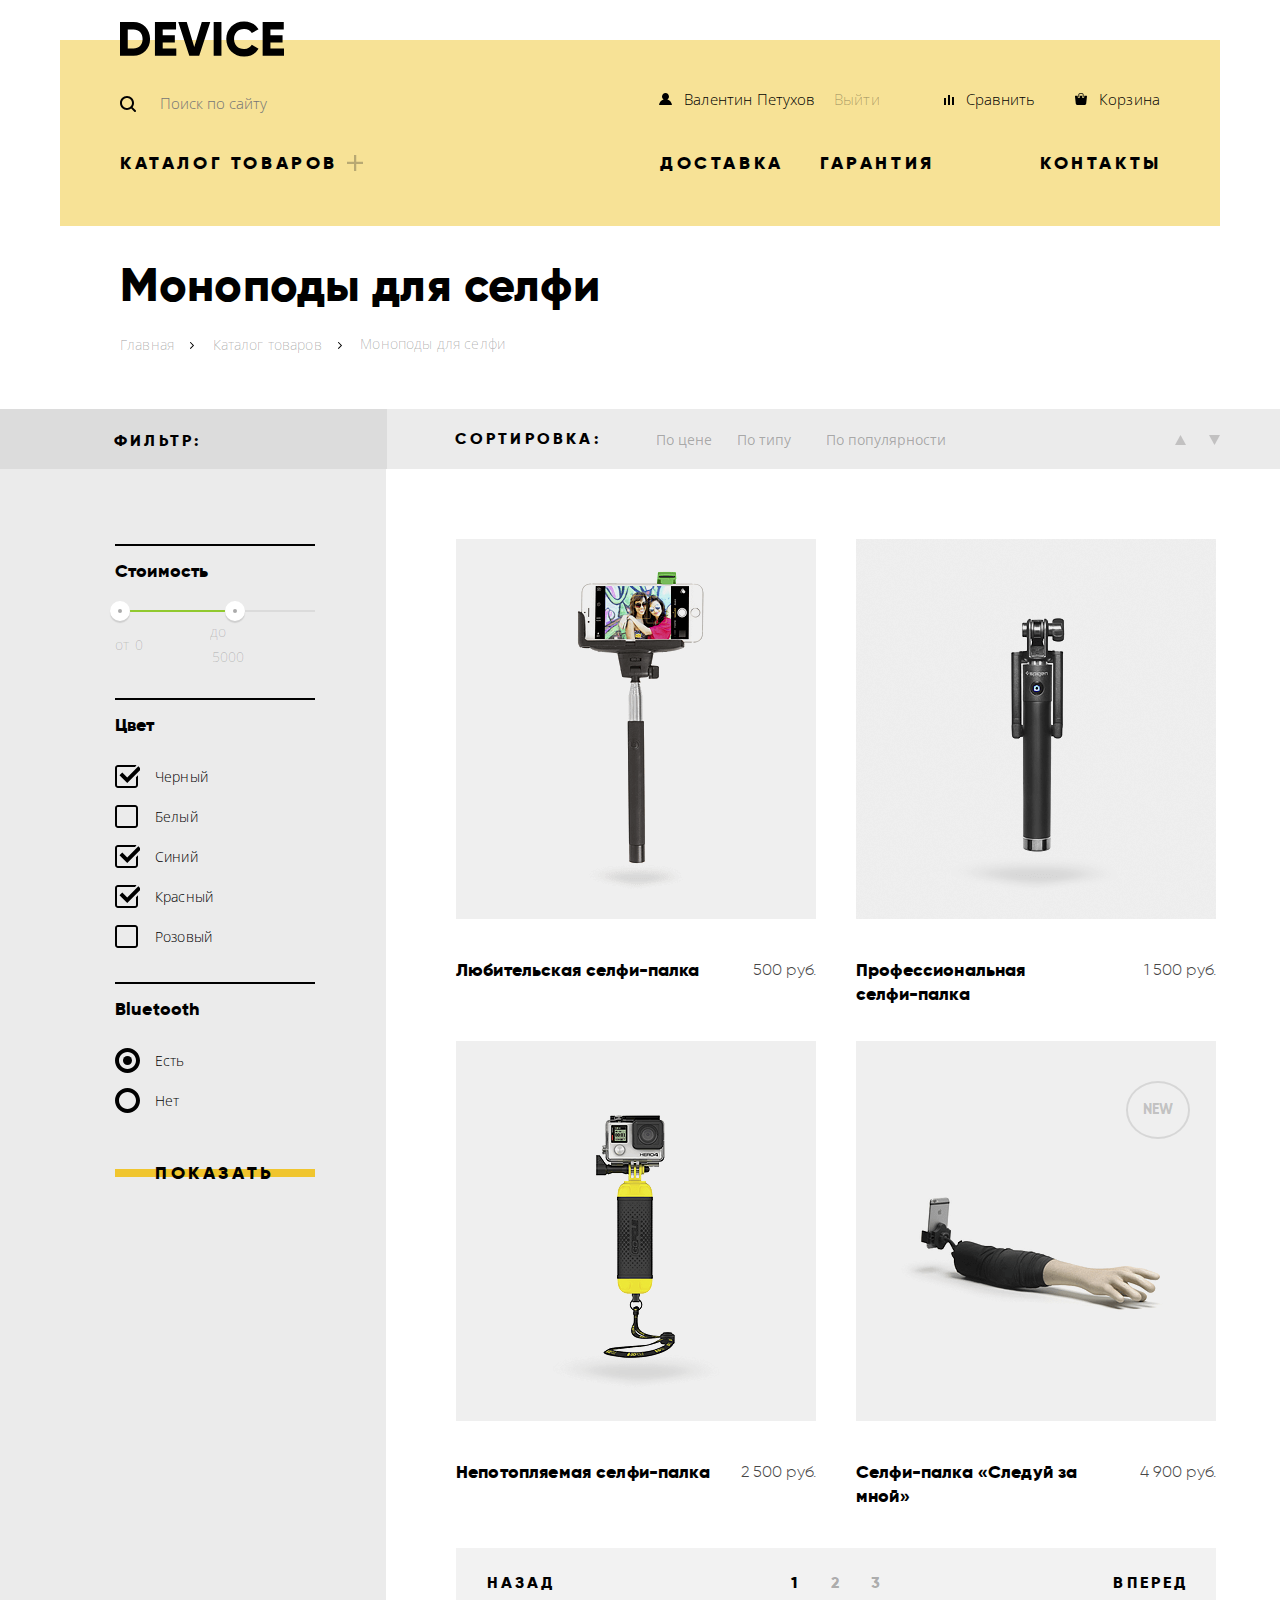
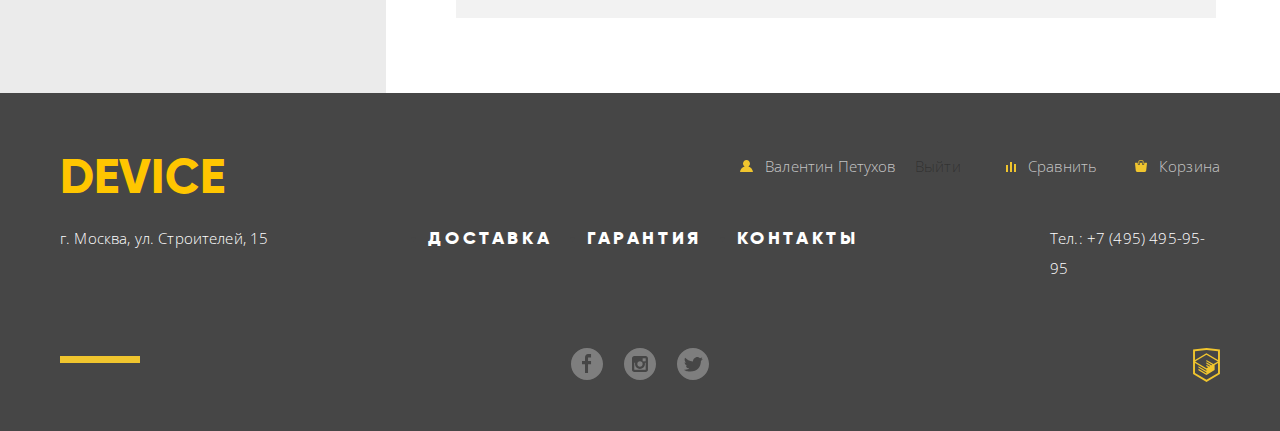
<file: catalog.html>
<!DOCTYPE html>
<html lang="en">
  <head>
    <meta charset="UTF-8">
    <title>Каталог</title>
    <link href="https://fonts.googleapis.com/css?family=Open+Sans:300,400&subset=cyrillic" rel="stylesheet">
    <link rel="stylesheet" href="css/normalize.css">
    <link rel="stylesheet" href="css/style.min.css">  
  </head>

  <body>
    <div class="container">
      <header class="main-header catalog-header">
      <a href="index.html"><img src="img/logo.svg" width="164" height="36" class="logo-device" alt="Логотип интернет-магазина «Device»"></a>
      <ul class="user-navigation">
        <li class="search-form">
          <form method="GET" action="https://echo.htmlacademy.ru">
            <input type="search" id="search" placeholder="Поиск по сайту">
            <label class="visually-hidden" for="search"></label>
            <button type="submit" class="search-form-button">Найти</button>
          </form>
        </li>
        <li class="user-item user-name header-user-name">
          <a href="#.html">
            <svg width="13px" height="12px" viewBox="0 0 13 12" class="user-icon">
              <path d="M0.032,12h12.937c-0.163-2.643-2.074-4.837-4.671-5.543C9.306,5.846,9.985,4.75,9.985,3.485
              C9.985,1.561,8.425,0,6.5,0S3.015,1.561,3.015,3.485c0,1.264,0.68,2.361,1.688,2.972C2.106,7.163,0.194,9.357,0.032,12z"/>
            </svg>
            <span class="user-text">Валентин Петухов</span>
          </a>
        </li>
        <li class="user-item logout-item">
          <a href="#.html">
            <span class="logout-text">Выйти</span>
          </a>
        </li>
        <li class=" user-item catalog-comparison-goods">
          <a href="#.html">
            <svg width="10px" height="10px" viewBox="0 0 10 10" class="user-icon">
              <rect x="8" y="2" width="1.984" height="8"/>
              <rect y="3" width="1.984" height="7"/>
              <rect x="4" width="2" height="10"/>
            </svg>
            <span class="user-text">Сравнить</span>
          </a>
          </li>
          <li class="user-item cart header-cart">
            <a href="#.html">
              <svg width="12px" height="12px" viewBox="0 0 12 12" class="user-icon">
                <g>
                  <path d="M11.864,3.017c-0.082-0.098-0.203-0.154-0.327-0.154H9.225V4.09c0,0.563-0.484,1.022-1.08,1.022
                  c-0.594,0-1.078-0.458-1.078-1.022V2.863H4.909V4.09c0,0.563-0.485,1.022-1.08,1.022c-0.595,0-1.078-0.458-1.078-1.022V2.863H0.438
                  c-0.125,0-0.243,0.056-0.327,0.154C0.028,3.115-0.012,3.245,0.003,3.375l0.776,7.134c0.015,0.806,0.642,1.455,1.411,1.455h7.595
                  c0.77,0,1.396-0.649,1.411-1.455l0.776-7.134C11.987,3.245,11.946,3.115,11.864,3.017z"/>
                  <path d="M3.829,4.499c0.239,0,0.433-0.184,0.433-0.409V1.84c0-0.632,0.672-1.022,1.295-1.022h1.079
                  c0.655,0,1.078,0.401,1.078,1.022v2.25c0,0.225,0.194,0.409,0.431,0.409c0.239,0,0.433-0.184,0.433-0.409V1.84
                  C8.577,0.773,7.761,0,6.636,0H5.557C4.367,0,3.398,0.826,3.398,1.84v2.25C3.398,4.315,3.592,4.499,3.829,4.499z"/>
                </g>
              </svg>
              <span class="user-text">Корзина</span>
            </a>
          </li>
        </ul>
        <nav class="main-navigation">
          <ul class="site-navigation">
            <li class="site-navigation-item navigation-item-catalog"><a href="catalog.html">Каталог товаров</a>
              <ul class="catalog">
                <li>
                  <ul class="catalog-list">
                    <li><a href="catalog.html">Виртуальная реальность</a></li>  
                    <li><a href="catalog.html">Моноподы для селфи</a></li>
                    <li><a href="catalog.html">Экшн-камеры</a></li>
                  </ul>
                </li>
                <li>
                  <ul class="catalog-list catalog-list-wrist">
                    <li><a href="catalog.html">Фитнес-браслеты</a></li>
                    <li><a href="catalog.html">Умные часы</a></li>
                  </ul> 
                </li>
                <li>
                  <ul class="catalog-list">
                    <li><a href="catalog.html">Квадракоптеры</a></li>
                  </ul>
                </li>
              </ul>
            </li>
            <li class="site-navigation-item navigation-item-delivery"><a href="#.html">Доставка</a></li>
            <li class="site-navigation-item navigation-item-warranty"><a href="#.html">Гарантия</a></li>
            <li class="site-navigation-item navigation-item-contacts"><a href="#.html">Контакты</a></li>
          </ul>
          </nav>  
        </header>
      </div>
  
    <main>

      <div class="container">
        <h1>Моноподы для селфи</h1>

        <ul class="breadcrumbs">
          <li class="breadcrumbs-item"><a href="index.html">Главная</a></li>
          <li class="breadcrumbs-item"><a href="catalog.html">Каталог товаров</a></li>
          <li class="breadcrumbs-item-current">Моноподы для селфи</li>
        </ul>
      </div>
      
      <section class="filters">
        <h2 class="visually-hidden">Фильтр товаров</h2>

          <div class="color-filter-container">
            <div class="filter-container container">
              <div class="header-filter-container">
                  <h3>Фильтр:</h3>
              </div>
              
              <section class="sorting">
                <h2 class="visually-hidden">Сортировка товаров</h2>
          
                <h3>Сортировка:</h3>
                <ul class="sorting-list">
                  <li class="sorting-item sorting-item-price"><a href="#.html">По цене</a></li>
                  <li class="sorting-item sorting-item-type"><a href="#.html">По типу</a></li>
                  <li class="sorting-item sorting-item-popular"><a href="#.html">По популярности</a></li>
                </ul>
                <ul class="sorting-arrows">
                  <li>
                    <a href="#.html">
                      <svg width="11px" height="10px" viewBox="0 0 11 10" class="arrow-icon">
                      <polygon fill="#231F20" points="5.5,0 0,10 11,10 "/>
                    </svg>
                    </a>
                  </li>
                  <li>
                    <a href="#.html">
                    <svg width="11px" height="10px" viewBox="0 0 11 10" class="arrow-icon">
                      <polyline fill="#231F20" points="5.5,10 0,0 11,0 "/>
                    </svg>
                    </a>
                  </li>
                </ul>
              </section>
            </div>
          </div>
        
          <div class="color-catalog-container">
            <div class="container catalog-columns">
      
            <form method="GET" action="https://echo.htmlacademy.ru" class="filter-form">
              <fieldset class="filter-fieldset">
                <legend>Стоимость</legend>
                <div class="range-filter">
                  <div class="range-controls">
                    <div class="scale">
                      <div class="bar"></div>
                    </div>
                    <div class="toggle toggle-min"></div>
                    <div class="toggle toggle-max"></div>
                  </div>

                  <div class="price-controls">
                    <label class="min-price">от <input type="text" name="min-price" value="0"></label>
                    <label class="max-price">до <input type="text" name="max-price" value="5000"></label>
                  </div>
                </div>
              </fieldset>

              <fieldset class="filter-fieldset">
                <legend>Цвет</legend>
                <ul class="color-list">
                  <li class="color-option">
                    <input type="checkbox" name="black" id="black-color" class="visually-hidden" checked>
                    <label for="black-color" tabindex="0">Черный</label>
                  </li>
                  <li class="color-option">
                    <input type="checkbox" name="white" id="white-color" class="visually-hidden" >
                    <label for="white-color" tabindex="0">Белый</label>
                  </li>
                  <li class="color-option">
                    <input type="checkbox" name="blue" id="blue-color" class="visually-hidden" checked>
                    <label for="blue-color" tabindex="0">Синий</label>
                  </li>
                  <li class="color-option">
                    <input type="checkbox" name="red" id="red-color" class="visually-hidden" checked>
                    <label for="red-color" tabindex="0">Красный</label>
                  </li>
                  <li class="color-option">
                    <input type="checkbox" name="pink" id="pink-color" class="visually-hidden">
                    <label for="pink-color" tabindex="0">Розовый</label>
                  </li>
                </ul>
              </fieldset>

              <fieldset class="filter-fieldset">
                <legend>Bluetooth</legend>
                <ul class="blutooth-option-list">
                  <li class="blutooth-option-item">
                    <input type="radio" id="bluetooth-yes" name="toggle-bluetooth-option" class="visually-hidden" checked>
                    <label for="bluetooth-yes" tabindex="0">Есть</label>
                  </li>
                  <li class="blutooth-option-item">
                    <input type="radio" id="bluetooth-no" name="toggle-bluetooth-option" class="visually-hidden">
                    <label for="bluetooth-no" tabindex="0">Нет</label>
                  </li>
                </ul>
              </fieldset>
              <button type="submit" class="button filter-button">Показать</button>
            </form>
          

            <div class="goods-info-column">
              
              <ul class="selfie-sticks-list">
                <li class="selfie-sticks-item">
                  <img src="img/amateur-stick.png" width="360" height="380" class="goods-image" alt="Любительская селфи-палка">
                  <div class="user-action-block">
                    <div class="user-link-block">
                      <a href="#.html" class="button add-to-cart"><b>В корзину</b></a>
                      <a href="#.html" class="add-to-comparsion">Добавить к сравнению</a>
                    </div>
                  </div>

                  <div class="selfie-stick-info-line">
                    <a href="#.html" class="goods-page"><h3>Любительская селфи-палка</h3></a>
                    <p class="selfie-sticks-price">500 руб.</p>
                  </div>  
                </li>

                <li class="selfie-sticks-item">
                  <img src="img/professional-stick.png" width="360" height="380" class="goods-image" alt="Профессиональная селфи-палка">
                  <div class="user-action-block">
                    <div class="user-link-block">
                      <a href="#.html" class="button add-to-cart"><b>В корзину</b></a>
                      <a href="#.html" class="add-to-comparsion">Добавить к сравнению</a>
                    </div>
                  </div>
                  <div class="selfie-stick-info-line">
                    <a href="#.html" class="goods-page professional-stick"><h3>Профессиональная селфи-палка</h3></a>
                    <p class="selfie-sticks-price">1 500 руб.</p>
                  </div>
                </li>

                <li class="selfie-sticks-item">
                  <img src="img/unsinkable-stick.png" width="360" height="380" class="goods-image" alt="Непотопляемая селфи-палка">
                  <div class="user-action-block">
                    <div class="user-link-block">
                      <a href="#.html" class="button add-to-cart"><b>В корзину</b></a>
                      <a href="#.html" class="add-to-comparsion">Добавить к сравнению</a>
                    </div>
                  </div>
                  <div class="selfie-stick-info-line">
                    <a href="#.html" class="goods-page"><h3>Непотопляемая селфи-палка</h3></a>
                    <p class="selfie-sticks-price">2 500 руб.</p>
                  </div>
                </li>
                

                <li class="selfie-sticks-item follow-me-stick">
                  <img src="img/follow-me-stick.png" width="360" height="380" class="goods-image" alt="Селфи-палка «Следуй за мной»">
                  <div class="user-action-block">
                    <div class="user-link-block">
                      <a href="#.html" class="button add-to-cart"><b>В корзину</b></a>
                      <a href="#.html" class="add-to-comparsion">Добавить к сравнению</a>
                    </div>
                  </div>
                  <div class="selfie-stick-info-line">
                    <a href="#.html" class="goods-page"><h3>Селфи-палка «Следуй за мной»</h3></a>
                    <p class="selfie-sticks-price">4 900 руб.</p>
                  </div>
                </li>
              </ul>

              <ul class="pagination-list">
                <li class="pagination-item pagination-item-previous"><a href="#.html">Назад</a></li>
                <li class="pagination-item pagination-item-current"><a>1</a></li>
                <li class="pagination-item"><a href="#.html">2</a></li>
                <li class="pagination-item "><a href="#.html">3</a></li>
                <li class="pagination-item pagination-item-next"><a href="#.html">Вперед</a></li>
              </ul>
            </div>
          </div>
        </div>
      </section>
    </main>

    <footer class="main-footer">
      <div class="container">
      <div class="footer-top">
        <p class="logo-footer">Device</p>
        <ul class="catalog-footer-user-navigation ">
          <li class="user-item user-name">
              <a href="#.html" class="footer-user-link">
                <svg width="13px" height="12px" viewBox="0 0 13 12" class="user-icon" fill="#f0c52e">
                  <path d="M0.032,12h12.937c-0.163-2.643-2.074-4.837-4.671-5.543C9.306,5.846,9.985,4.75,9.985,3.485
                  C9.985,1.561,8.425,0,6.5,0S3.015,1.561,3.015,3.485c0,1.264,0.68,2.361,1.688,2.972C2.106,7.163,0.194,9.357,0.032,12z"/>
                </svg>
                <span class="user-text footer-user-text">Валентин Петухов</span>
              </a>
          </li>
          <li class="user-item logout-item">
            <a href="#.html" >
              <span class="footer-user-text logout-text">Выйти</span>
            </a>
          </li>
          <li class=" user-item catalog-footer-comparison-goods">
            <a href="#.html" class="footer-user-link">
              <svg width="10px" height="10px" viewBox="0 0 10 10" class="user-icon" fill="#f0c52e">
                <rect x="8" y="2" width="1.984" height="8"/>
                <rect y="3" width="1.984" height="7"/>
                <rect x="4" width="2" height="10"/>
              </svg>
              <span class="user-text footer-user-text">Сравнить</span>
            </a>
          </li>
          <li class="user-item cart">
            <a href="#.html" class="footer-user-link">
              <svg width="12px" height="12px" viewBox="0 0 12 12" class="user-icon" fill="#f0c52e">
                <g>
                  <path d="M11.864,3.017c-0.082-0.098-0.203-0.154-0.327-0.154H9.225V4.09c0,0.563-0.484,1.022-1.08,1.022
                  c-0.594,0-1.078-0.458-1.078-1.022V2.863H4.909V4.09c0,0.563-0.485,1.022-1.08,1.022c-0.595,0-1.078-0.458-1.078-1.022V2.863H0.438
                  c-0.125,0-0.243,0.056-0.327,0.154C0.028,3.115-0.012,3.245,0.003,3.375l0.776,7.134c0.015,0.806,0.642,1.455,1.411,1.455h7.595
                  c0.77,0,1.396-0.649,1.411-1.455l0.776-7.134C11.987,3.245,11.946,3.115,11.864,3.017z"/>
                  <path d="M3.829,4.499c0.239,0,0.433-0.184,0.433-0.409V1.84c0-0.632,0.672-1.022,1.295-1.022h1.079
                  c0.655,0,1.078,0.401,1.078,1.022v2.25c0,0.225,0.194,0.409,0.431,0.409c0.239,0,0.433-0.184,0.433-0.409V1.84
                  C8.577,0.773,7.761,0,6.636,0H5.557C4.367,0,3.398,0.826,3.398,1.84v2.25C3.398,4.315,3.592,4.499,3.829,4.499z"/>
                </g>
              </svg>
              <span class="user-text footer-user-text">Корзина</span>
            </a>
          </li>
        </ul>
      </div>

      <div class="footer-middle">
        <p class="footer-address">г. Москва, ул. Строителей, 15</p>
        <ul class="footer-services">
          <li><a href="#.html">Доставка</a></li>
          <li><a href="#.html">Гарантия</a></li>
          <li><a href="#.html">Контакты</a></li>
        </ul>
        <p class="footer-phone">Тел.: +7 (495) 495-95-95</p>
      </div>

      <div class="footer-bottom">
        <ul class="footer-social">
          <li>
            <a href="#.html" class="social-link" aria-label="Подписывайтесь на наш Facebook">
              <svg width="32px" height="32px" viewBox="0 0 32 32" >
                <path fill="#FFFFFF" d="M16,0C7.164,0,0,7.163,0,16s7.164,16,16,16c8.837,0,16-7.164,16-16S24.837,0,16,0z M20.062,9.455h-3.021
                v3.444h3.021v3.445h-3.021v8.61h-3.021v-8.61H11v-3.445h3.021V9.455c0-1.902,1.353-3.445,3.021-3.445h3.021V9.455z"/>
              </svg>
            </a>
          </li>
          <li>
            <a href="#.html" class="social-link" aria-label="Подписывайтесь на наш Instagram">
              <svg width="32px" height="32px" viewBox="0 0 32 32">
              <g>
                <path fill="#FFFFFF" d="M20.916,16c0,2.728-2.211,4.938-4.938,4.938S11.039,18.728,11.039,16c0-0.394,0.051-0.773,0.138-1.14
                h-0.897v6.838h11.396V14.86h-0.897C20.865,15.227,20.916,15.606,20.916,16z"/>
                <path fill="#FFFFFF" d="M15.978,18.659c1.466,0,2.659-1.193,2.659-2.659s-1.193-2.659-2.659-2.659
                c-1.466,0-2.659,1.193-2.659,2.659S14.511,18.659,15.978,18.659z"/>
                <rect x="18.637" y="10.302" fill="#FFFFFF" width="3.039" height="3.039"/>
                <path fill="#FFFFFF" d="M16,0C7.164,0,0,7.164,0,16c0,8.837,7.164,16,16,16c8.837,0,16-7.163,16-16C32,7.164,24.837,0,16,0z
                M23.955,21.698c0,1.254-1.025,2.279-2.279,2.279H10.279C9.026,23.978,8,22.952,8,21.698V10.302c0-1.253,1.026-2.279,2.279-2.279
                h11.396c1.254,0,2.279,1.026,2.279,2.279V21.698z"/>
              </g>
              </svg>
            </a>
          </li>
          <li>
            <a href="#.html" class="social-link" aria-label="Подписывайтесь на наш Twitter">
              <svg height="32px" width="32px" viewBox="0 0 32 32">
              <path fill="#FFFFFF" d="M16,0C7.164,0,0,7.164,0,16c0,8.837,7.164,16,16,16c8.837,0,16-7.163,16-16C32,7.164,24.837,0,16,0z
              M23.944,12.809c-0.251,6.516-3.463,10.832-10.992,10.702c-0.14,0-0.205,0-0.233,0c-0.015,0-0.021,0-0.021,0
              c-0.029,0-0.094,0-0.232,0c-0.447,0-4.543-0.443-5.344-1.823c2.479,0.19,4.247-0.406,5.12-1.136
              c-1.048-0.289-2.923-0.461-3.251-2.848c0.384,0.104,0.618,0.221,1.299,0.113c-1.307-0.824-2.758-1.519-2.679-3.643
              c0.311,0.317,1.164,0.518,1.46,0.457c-0.768-0.233-2.149-3.244-0.974-4.781c1.984,1.79,4.075,3.482,7.804,3.643
              c0.227-2.214,1.24-3.699,3.168-4.325c1.84-0.479,3.255,0.26,3.901,1.138c0.737-0.224,1.453-0.466,2.193-0.685
              c-0.004,0.833-0.569,1.463-0.935,1.709c0.747,0.165,1.423-0.475,1.423-0.475C25.467,11.818,24.557,12.58,23.944,12.809z"/>
              </svg>
            </a>
          </li>
          </ul>
          <p class="copyright">
            <a href="https://htmlacademy.ru/intensive/htmlcss" aria-label="Сайт HTML Academy">
              <svg width="27px" height="34px" viewBox="0 0 26.943 34.09" class="html-icon" fill="#f0c52e">
                <path d="M13.62,0.017L13.472,0L0,1.412v24.661l13.473,8.017l13.43-7.99l0.042-0.025V1.412L13.62,0.017z M25.019,12.127L13.495,5.334 L13.494,5.23l-0.087,0.05l-0.088-0.056v0.109L1.925,12.118V3.147l11.548-1.212l11.547,1.212V12.127z 
                M13.405,6.787L24.923,13.5 l-4.479,2.64l-7.093-4.221l-0.014,1.415l5.904,3.513l-0.86,0.507l-5.03-2.992l-0.014,1.415l3.827,2.275l-0.782,0.523l-3.031-1.787 l-0.014,1.413l1.853,1.091l-1.8,1.081L2.034,13.622L13.405,6.787z 
                M1.925,15.127l11.411,6.791l0.016,1.044L5.41,18.234L5.395,19.65 l7.979,4.795l0.018,1.076l-7.973-4.74l-0.013,1.414l8.021,4.822l0.046,0.025l8.143-4.872l-0.011-5.177l3.415-2.036v10.021 L13.472,31.85L1.925,24.979V15.127z"/>
              </svg> 
            </a>
          </p>
        </div>
      </div>
    </footer> 
  </body>
</html>
</file>
<file: css/style.min.css>
@-webkit-keyframes bounce{0%{-webkit-transform:translateY(-2000px);transform:translateY(-2000px)}75%{-webkit-transform:translateY(30px);transform:translateY(30px)}to{-webkit-transform:translateY(0);transform:translateY(0)}}@keyframes bounce{0%{-webkit-transform:translateY(-2000px);transform:translateY(-2000px)}75%{-webkit-transform:translateY(30px);transform:translateY(30px)}to{-webkit-transform:translateY(0);transform:translateY(0)}}@-webkit-keyframes shake{0%,to{-webkit-transform:translateX(0);transform:translateX(0)}10%,30%,50%,70%,90%{-webkit-transform:translateX(-10px);transform:translateX(-10px)}20%,40%,60%,80%{-webkit-transform:translateX(10px);transform:translateX(10px)}}@keyframes shake{0%,to{-webkit-transform:translateX(0);transform:translateX(0)}10%,30%,50%,70%,90%{-webkit-transform:translateX(-10px);transform:translateX(-10px)}20%,40%,60%,80%{-webkit-transform:translateX(10px);transform:translateX(10px)}}@-webkit-keyframes appearance{0%{opacity:0}20%{opacity:.2}40%{opacity:.4}60%{opacity:.6}80%{opacity:.8}to{opacity:1}}@keyframes appearance{0%{opacity:0}20%{opacity:.2}40%{opacity:.4}60%{opacity:.6}80%{opacity:.8}to{opacity:1}}@font-face{font-family:'Gilroy';src:url(../fonts/gilroylight.woff2) format('woff2'),url(../fonts/gilroylight.woff) format('woff');font-weight:300;font-style:normal}@font-face{font-family:'Gilroy';src:url(../fonts/gilroyextrabold.woff2) format('woff2'),url(../fonts/gilroyextrabold.woff) format('woff');font-weight:800;font-style:normal}body{min-width:1200px;margin:0;padding:0;font-family:"Open Sans",Arial,sans-serif;font-size:15px;line-height:30px;font-weight:300;letter-spacing:.01em;color:#464646;background-color:#fff}a{text-decoration:none}img{max-width:100%;height:auto}.visually-hidden:not(:focus):not(:active),input[type=checkbox].visually-hidden,input[type=radio].visually-hidden{position:absolute;width:1px;height:1px;margin:-1px;border:0;padding:0;white-space:nowrap;-webkit-clip-path:inset(100%);clip-path:inset(100%);clip:rect(0 0 0 0);overflow:hidden}.container{width:1160px;margin:0 auto;padding:0 20px}.main-header{position:relative;width:1040px;min-height:300px;margin:40px auto 0;padding:0 60px;background-color:#f7e296;border-top:1px solid transparent}.logo-device{position:absolute;top:-20px;width:164px;height:36px}.logo-device:hover{opacity:.6}.logo-device:active{opacity:.3}.user-navigation{display:-webkit-box;display:-ms-flexbox;display:flex;-ms-flex-wrap:wrap;flex-wrap:wrap;-webkit-box-align:center;-ms-flex-align:center;align-items:center;margin:41px 0 0;padding:0;list-style:none}.search-form{position:relative;width:440px;top:5px}.search-form form{display:-webkit-box;display:-ms-flexbox;display:flex}.search-form input[type=search]{width:80%;padding-left:40px;font:inherit;color:rgba(0,0,0,.3);background-color:transparent;border:0;border-bottom:2px solid transparent}.search-form input[type=search]:hover,.user-navigation a:hover{color:rgba(0,0,0,.6)}.search-form input[type=search]:focus{outline:0;color:rgba(0,0,0,.6);border-bottom-color:#000}.search-form-button{position:absolute;right:0;bottom:0;visibility:hidden;display:block;margin-left:auto;padding:12px 20px;color:#000;background-color:transparent;border:2px solid #000}input[type=search]:focus~.search-form-button{color:#000;border:2px solid #000;background-color:transparent;visibility:visible}input[type=search]:focus~.search-form-button:hover{color:#fff;background-color:#000;visibility:visible}.search-form .search-form-button:focus{outline:0}.search-form .search-form-button:active{color:rgba(255,255,255,.3);background-color:#000;visibility:visible}.user-navigation::before{content:"";position:absolute;top:55px;width:16px;height:16px;background-image:url(../img/search.svg);background-repeat:no-repeat;background-position:0 0;z-index:2}.site-navigation a,.user-navigation a{display:block}.user-navigation a{color:#000;padding-left:4px}.user-text:active{color:rgba(0,0,0,.3)}.user-icon{padding-right:8px}.login-link{width:200px;margin-left:95px}.user-item:active .user-icon{opacity:.3}.cart,.comparison-goods{width:100px;margin-left:85px}.cart{margin-left:auto;text-align:right}.site-navigation{display:-webkit-box;display:-ms-flexbox;display:flex;-ms-flex-wrap:wrap;flex-wrap:wrap;margin:35px 0 0;padding:0;list-style:none}.site-navigation-item>a{font-family:"Gilroy",Arial,sans-serif;font-size:18px;line-height:24px;font-weight:800;text-transform:uppercase;letter-spacing:.2em;color:#000}.site-navigation-item>a:focus,.site-navigation-item>a:hover{color:rgba(0,0,0,.6)}.site-navigation-item>a:active{color:rgba(0,0,0,.3)}.catalog{display:-webkit-box;display:-ms-flexbox;display:flex;position:absolute;left:-60px;width:1160px;min-height:165px;margin:0;padding:20px 0 24px 60px;-webkit-box-sizing:border-box;box-sizing:border-box;background-color:#f7e296;visibility:hidden;z-index:2;list-style:none}.catalog:hover,.navigation-item-catalog a:hover~.catalog{visibility:visible}.catalog a{line-height:36px;color:#000}.catalog a:hover{color:rgba(0,0,0,.6)}.catalog a:focus{color:rgba(0,0,0,.6)}.catalog a:active{color:rgba(0,0,0,.3)}.catalog-list{display:-webkit-box;display:-ms-flexbox;display:flex;-webkit-box-orient:vertical;-webkit-box-direction:normal;-ms-flex-direction:column;flex-direction:column;width:200px;margin:0;padding:0;list-style:none}.catalog-list-wrist{width:160px;margin-left:40px}.catalog-list-machine{margin-left:30px}.navigation-item-catalog{position:relative;width:250px}.navigation-item-catalog>a::after{content:"";position:absolute;right:7px;top:4px;width:16px;height:16px;background-image:url(../img/plus.png);background-repeat:no-repeat;background-position:0 0;color:rgba(0,0,0,.3)}.navigation-item-delivery{position:relative;width:160px;margin-left:290px}.navigation-item-delivery>a::after{content:"";position:absolute;left:0;top:115px;width:100px;height:7px;background-color:#fff}.navigation-item-warranty{width:140px}.navigation-item-contacts{position:relative;width:120px;margin-left:auto}.image-block,.main-slider{position:relative;display:-webkit-box;display:-ms-flexbox;display:flex;-webkit-box-pack:center;-ms-flex-pack:center;justify-content:center}.main-slider::before{content:"";position:absolute;top:-130px;right:50px;font-family:"Gilroy",Arial,sans-serif;font-size:179px;line-height:100%;font-weight:800;letter-spacing:.01em;color:#fff}.selfie-stick-slider::before{content:"01"}.bracelet-slider::before{content:"02"}.quadrupter-slider::before{content:"03"}.image-block{-webkit-box-align:center;-ms-flex-align:center;align-items:center;top:-110px;left:-30px;width:526px;height:486px;padding-right:40px;-webkit-box-sizing:border-box;box-sizing:border-box}.description-column{position:relative;top:-35px;left:5px;width:495px}.description-column p{margin:0;padding:0}.description-column .description{margin-top:20px}.bracelet-slider .description{width:470px}.quadrupter-slider .slogan{width:600px}.slider-button{width:225px;margin-top:40px;padding:10px 30px;text-align:center}.slider-button::after{content:"";position:absolute;top:18px;left:0;width:220px;height:8px;background-color:#f0c52e;z-index:-1}.bracelet-slider,.quadrupter-slider,.selfie-stick-slider{display:none}.most-popular-goods{position:relative}.main-slider-controls{display:-webkit-box;display:-ms-flexbox;display:flex;-webkit-box-pack:justify;-ms-flex-pack:justify;justify-content:space-between;position:absolute;top:215px;right:85px;width:80px;margin:0;padding:0;z-index:5;list-style:none}.main-slider-controls-item label{display:block;width:12px;height:12px;background-image:url(../img/slider-button-empty.svg);background-size:12px 12px;background-position:0 0;background-repeat:no-repeat}.selfie-stick-radio:checked~.main-slider-controls .selfie-stick-label{background-image:url(../img/slider-button-checked.svg)}.selfie-stick-radio:checked~.goods-list .selfie-stick-slider{display:-webkit-box;display:-ms-flexbox;display:flex}.bracelet-radio:checked~.main-slider-controls .bracelet-label{background-image:url(../img/slider-button-checked.svg)}.bracelet-radio:checked~.goods-list .bracelet-slider{display:-webkit-box;display:-ms-flexbox;display:flex}.quadrupter-radio:checked~.main-slider-controls .quadrupter-label{background-image:url(../img/slider-button-checked.svg)}.quadrupter-radio:checked~.goods-list .quadrupter-slider{display:-webkit-box;display:-ms-flexbox;display:flex}.goods-list{margin:0;padding:0;list-style:none}.category-item h3,.slogan b,.table td{font-family:"Gilroy",Arial,sans-serif;font-size:47px;line-height:56px;font-weight:800;color:#000}.table,.table th{font-size:13px;line-height:20px}.table{font-family:"Open Sans",Arial,sans-serif;font-weight:300;letter-spacing:.01em;color:#464646;margin-top:45px}.table th{font:inherit}.category-item h3,.table td{font-size:36px;line-height:48px;font-weight:300}.table-width{width:255px;text-align:left}.table-cell{padding-top:5px}.button{position:relative;display:block;-webkit-box-sizing:border-box;box-sizing:border-box;font-family:"Gilroy",Arial,sans-serif;font-size:18px;line-height:24px;letter-spacing:.2em;font-weight:800;text-transform:uppercase;color:#000}.button-service::after,.button:hover,.category-item:hover .popular-icon{background-color:#f0c52e}.button:active,.category-item:active h3{color:rgba(0,0,0,.3)}.category-list{display:-webkit-box;display:-ms-flexbox;display:flex;-webkit-box-pack:justify;-ms-flex-pack:justify;justify-content:space-between;-webkit-box-align:start;-ms-flex-align:start;align-items:start;margin:0;padding:0;list-style:none}.category-item{width:160px}.category-item a{display:block}.category-item h3{padding:0;margin:0;font-size:18px;line-height:24px;font-weight:800}.monopod-item h3{display:block;width:120px}.popular-icon{margin-bottom:15px;background-color:#f7e296}.category-item:active path{fill:rgba(0,0,0,.3)}.popular-icon+h3:active,.popular-icon:active circle,.popular-icon:active ellipse,.popular-icon:active path,.popular-icon:active polygon,.popular-icon:active rect,.popular-icon:active+h3{opacity:.3}.services{margin-top:180px;background-color:#e5e5e5}.services-container{display:-webkit-box;display:-ms-flexbox;display:flex;-ms-flex-wrap:wrap;flex-wrap:wrap;min-height:290px}.services-slider-controls{position:relative;top:-20px;width:280px;margin:0;padding:0;list-style:none}.services-description-list{position:relative;top:-25px;width:695px;margin:0;padding-left:120px;list-style:none}.services-description-list h3{margin:0 0 30px;font-family:"Gilroy",Arial,sans-serif;font-size:47px;line-height:48px;font-weight:800;color:#000}.services-description{width:435px;padding:0;margin:0}.services-slider-item{margin-bottom:15px}.services-slider-item label{cursor:pointer}.button-service:active::after,.credit-description,.warranty-description{display:none}.button-service{width:160px;padding:10px 20px;margin-bottom:20px;z-index:1}.services-container{z-index:-2}.button-warranty{padding-left:25px}.button-credit{padding-left:35px}.button-service:active{width:280px;padding-right:100px;background-color:#000;color:#f7e184;outline:0}.button-service::after{content:"";position:absolute;top:18px;left:0;width:160px;height:8px;z-index:-1}.services-slider-controls::after{content:"";position:absolute;top:-80px;right:-3px;width:7px;height:320px;background-color:#000}.service-description-item{display:-webkit-box;display:-ms-flexbox;display:flex;-webkit-box-pack:justify;-ms-flex-pack:justify;justify-content:space-between}.service-container{width:440px}.service-description-item{display:none}.slider-delivery-radio:checked~.services-slider-controls .button-delivery{width:280px;padding-right:100px;background-color:#000;color:#f7e184}.slider-delivery-radio:checked~.services-description-list .delivery-item{display:-webkit-box;display:-ms-flexbox;display:flex}.slider-credit-radio:checked~.services-slider-controls .button-credit::after,.slider-delivery-radio:checked~.services-slider-controls .button-delivery::after,.slider-warranty-radio:checked~.services-slider-controls .button-warranty::after{display:none}.slider-warranty-radio:checked~.services-slider-controls .button-warranty{width:280px;padding-right:100px;background-color:#000;color:#f7e184}.slider-warranty-radio:checked~.services-description-list .warranty-item{display:-webkit-box;display:-ms-flexbox;display:flex}.slider-credit-radio:checked~.services-slider-controls .button-credit{width:280px;padding-right:100px;background-color:#000;color:#f7e184}.slider-credit-radio:checked~.services-description-list .credit-item{display:-webkit-box;display:-ms-flexbox;display:flex}.brand-list{display:-webkit-box;display:-ms-flexbox;display:flex;-ms-flex-wrap:wrap;flex-wrap:wrap;-webkit-box-pack:justify;-ms-flex-pack:justify;justify-content:space-between;margin:95px 0 0;padding:0;list-style:none}.brand-item::before,.brand-list img{width:260px;height:100px}.brand-item{position:relative}.brand-item::before{content:"";position:absolute;z-index:-1}.dji-item::before{display:none;background-image:url(../img/dji-active.png)}.dji-item:hover::before,.gopro-item:hover::before,.spgadjets-item:hover::before,.vive-item:hover::before{display:block}.spgadjets-item::before{display:none;background-image:url(../img/spgadjets-active.png)}.gopro-item::before{display:none;background-image:url(../img/gopro-active.png)}.vive-item::before{display:none;background-image:url(../img/vive-active.png)}.store-info{display:-webkit-box;display:-ms-flexbox;display:flex;-ms-flex-wrap:wrap;flex-wrap:wrap;-webkit-box-pack:justify;-ms-flex-pack:justify;justify-content:space-between;margin-top:135px;margin-bottom:70px}.store-info h3{padding:0;margin:0;font-family:"Gilroy",Arial,sans-serif;font-size:47px;line-height:48px;font-weight:800;color:#000}.about-us{width:530px}.about-us p{width:475px;letter-spacing:0}.about-us-button{top:-12px}.about-us p,.contacts p{padding:0;margin:0}.about-us p:first-of-type,.contacts p:first-of-type{margin-top:45px}.about-us p:nth-of-type(2),.contacts p:nth-of-type(2){margin-top:30px}.about-us h3,.contacts h3{position:relative}.about-us h3::before,.contacts h3::before,.store-info-button::before{content:"";position:absolute;top:-55px;width:80px;height:7px;background-color:#000}.transport-company-list{margin:65px 0 0;padding:0 0 0 15px;list-style:circle}.transport-company-item{padding-left:20px;font-family:"Gilroy",Arial,sans-serif;font-size:16px;line-height:40px;font-weight:800;color:#e5e5e5}.transport-company-item b{color:#000}.contacts{width:560px}.store-info-button{width:265px;margin-top:65px;padding:10px 20px 10px 25px}.store-info-button::before{top:18px;left:0;width:260px;height:8px;background-color:#f0c52e;z-index:-1}.contacts .store-info-button{padding-left:40px;padding-right:40px}.main-footer{padding-top:55px;padding-bottom:40px;background-color:#464646}.logo-footer{width:200px;margin:0;padding:0;font-family:"Gilroy",Arial,sans-serif;font-size:48px;line-height:120%;font-weight:800;text-transform:uppercase;color:#ffc600}.logo-footer:focus,.logo-footer:hover{opacity:.6}.logo-footer:active{opacity:.3}.footer-top,.footer-user-navigation{display:-webkit-box;display:-ms-flexbox;display:flex;-ms-flex-wrap:wrap;flex-wrap:wrap}.footer-user-navigation{-webkit-box-pack:justify;-ms-flex-pack:justify;justify-content:space-between;width:320px;margin:0 0 0 auto;padding:0;list-style:none}.footer-user-text{line-height:36px;color:rgba(255,255,255,.7)}.footer-user-link:focus .footer-user-text,.footer-user-link:hover .footer-user-text{color:#fff}.footer-user-link:active .footer-user-text{color:rgba(255,255,255,.3)}.footer-user-link:hover .user-icon{opacity:.6}.footer-user-link:active .user-icon{opacity:.3}.footer-comparison-goods,.footer-login-item{width:100px}.footer-cart{width:100px;text-align:right}.user-icon+.footer-user-text:active{color:rgba(0,0,0,.3)}.footer-middle,.footer-services{display:-webkit-box;display:-ms-flexbox;display:flex;-ms-flex-wrap:wrap;flex-wrap:wrap}.footer-middle{margin-top:17px}.footer-middle p{margin:0;color:#fff}.footer-services{-webkit-box-pack:justify;-ms-flex-pack:justify;justify-content:space-between;width:430px;margin:0 0 0 160px;padding:0;text-transform:uppercase}.footer-services a{font-family:"Gilroy",Arial,sans-serif;font-size:18px;line-height:24px;letter-spacing:.2em;font-weight:800;color:#fff}.footer-services a:focus,.footer-services a:hover{color:rgba(255,255,255,.6)}.footer-services a:active{color:rgba(255,255,255,.3)}.footer-address{position:relative}.footer-address::before{content:"";position:absolute;bottom:-80px;width:80px;height:7px;background-color:#f0c52e}.footer-middle .footer-phone{width:170px;margin-left:auto}.footer-bottom,.footer-social{display:-webkit-box;display:-ms-flexbox;display:flex;-ms-flex-wrap:wrap;flex-wrap:wrap;margin:65px 0 0;padding:0}.footer-bottom p,.write-us-item p{margin:0}.footer-bottom .copyright{margin-left:auto}.footer-social{-ms-flex-pack:distribute;justify-content:space-around;width:160px;margin:0 0 0 500px;list-style:none}.social-link{opacity:.3}.social-link:hover{opacity:.6}.footer-social path:active,.footer-social svg:active,.social-link:active{opacity:.1}.color-option label:hover::before,.html-icon:hover{opacity:.6}.html-icon:active{opacity:.3}.form-container{display:-webkit-box;display:-ms-flexbox;display:flex;-ms-flex-wrap:wrap;flex-wrap:wrap;width:760px;margin:100px auto 0}.modal{position:fixed;background-color:#fff}.modal-map{background-color:transparent}.modal-map,.modal-write-us{display:none;top:50%;left:50%;margin-top:-350px;margin-left:-480px}.modal-show{display:block;-webkit-animation:bounce .8s;animation:bounce .8s}.modal-map-show{display:block;-webkit-animation:appearance .8s;animation:appearance .8s}.modal-error{-webkit-animation:shake .5s;animation:shake .5s}.invalid-value{background-color:#f6dada}.write-us{width:960px;min-height:555px;-webkit-box-shadow:-10px 10px 20px 0 rgba(0,0,0,.2),2px -2px 20px 0 rgba(0,0,0,.2);box-shadow:-10px 10px 20px 0 rgba(0,0,0,.2),2px -2px 20px 0 rgba(0,0,0,.2);border-top:1px solid transparent}.write-us-list{display:-webkit-box;display:-ms-flexbox;display:flex;-ms-flex-wrap:wrap;flex-wrap:wrap;-webkit-box-pack:justify;-ms-flex-pack:justify;justify-content:space-between;margin:0;padding:0;list-style:none}.write-us-item label{font-family:"Gilroy",Arial,sans-serif;font-size:18px;line-height:24px;font-weight:800;color:#000}.write-us-item input,.write-us-item textarea{display:block;font-family:"Open Sans",Arial,sans-serif;font-size:14px;line-height:28px;font-weight:400;color:#464646;background-color:#f2f2f2;border:3px solid transparent;opacity:.5}.write-us-item input:hover,.write-us-item textarea:hover{opacity:.8}.write-us-item input:focus,.write-us-item textarea:focus{border:3px solid #f0c52e;background-color:transparent;outline:0;opacity:1}.write-us-item input[type=text]{width:340px;height:50px;padding-left:20px;margin-bottom:35px;font-family:"Open Sans",Arial,sans-serif;font-size:14px;line-height:18px;font-weight:400;vertical-align:middle}.write-us-item textarea{width:740px;min-height:160px;padding-top:15px;padding-left:20px;resize:none}.text-area-item{margin-top:10px}.modal-close,.write-us-button{border:0;background-color:transparent}.write-us-button{margin-left:100px;margin-top:30px;padding:10px 20px;width:200px}.write-us-button::after{content:"";position:absolute;top:17px;left:0;width:200px;height:8px;background-color:#f0c52e;z-index:-1}.modal-close{position:absolute;top:22px;right:22px;width:55px;height:55px;font-size:0;background-image:url(../img/modal-close.svg);opacity:.5;cursor:pointer}.modal-close:hover{opacity:1}.modal-close:active{opacity:.3}.modal-close:focus{outline:0}.catalog-header{min-height:185px}.container h1{padding:0 0 0 60px;margin:35px 0 0;font-family:"Gilroy",Arial,sans-serif;font-size:47px;line-height:48px;font-weight:800;color:#000}.logout-text{color:rgba(0,0,0,.3);padding-left:10px}.user-name{width:165px}.breadcrumbs{display:-webkit-box;display:-ms-flexbox;display:flex;-ms-flex-wrap:wrap;flex-wrap:wrap;-webkit-box-pack:justify;-ms-flex-pack:justify;justify-content:space-between;-webkit-box-align:center;-ms-flex-align:center;align-items:center;width:385px;margin-top:20px;padding:0 0 0 60px;list-style:none}.breadcrumbs-item a,.breadcrumbs-item-current{font-size:14px;line-height:24px;color:rgba(0,0,0,.3)}.breadcrumbs-item a:focus,.breadcrumbs-item a:hover{color:#000}.breadcrumbs-item a:active{color:rgba(0,0,0,.1)}.breadcrumbs-item a{position:relative}.breadcrumbs-item a::after{content:"";position:absolute;top:7px;right:-20px;width:4px;height:7px;background-image:url(../img/nav-arrow.svg);z-index:2}.color-list{margin:0;padding:0 0 20px}.filter-form{width:250px;padding-top:70px;padding-left:55px;padding-right:23px}.filter-container{display:-webkit-box;display:-ms-flexbox;display:flex;min-height:55px;margin-top:50px}.header-filter-container{width:270px;background-color:#dcdcdc}.header-filter-container:first-child{padding-top:20px;padding-left:54px;padding-right:25px}.color-filter-container{background-image:-webkit-gradient(linear,left top,right top,color-stop(50%,#dcdcdc),color-stop(50%,#ebebeb));background-image:-webkit-linear-gradient(left,#dcdcdc 50%,#ebebeb 50%);background-image:-o-linear-gradient(left,#dcdcdc 50%,#ebebeb 50%);background-image:linear-gradient(to right,#dcdcdc 50%,#ebebeb 50%)}.filter-container h3,.filter-fieldset legend{font-family:"Gilroy",Arial,sans-serif;line-height:24px;font-weight:800;color:#000}.filter-container h3{letter-spacing:.2em;text-transform:uppercase;margin:0;padding:0;font-size:16px}.color-catalog-container{background-image:-webkit-gradient(linear,left top,right top,color-stop(50%,#ebebeb),color-stop(50%,#fff));background-image:-webkit-linear-gradient(left,#ebebeb 50%,#fff 50%);background-image:-o-linear-gradient(left,#ebebeb 50%,#fff 50%);background-image:linear-gradient(to right,#ebebeb 50%,#fff 50%)}.catalog-columns{display:-webkit-box;display:-ms-flexbox;display:flex}.filter-fieldset{position:relative;margin:0;padding:0;border:0}.range-filter{width:200px}.range-controls{position:relative;-webkit-box-sizing:border-box;box-sizing:border-box;height:40px;padding-top:7px}.range-controls .scale{height:2px;background:#dbdbdb}.range-controls .bar{width:58%;height:2px;background-color:#91c92f}.range-controls .toggle{position:absolute;top:-2px;left:0;width:4px;height:4px;padding:0;border:8px solid #fff;background-color:#ababab;-webkit-box-shadow:0 2px 1px 0 #cfcfcf;box-shadow:0 2px 1px 0 #cfcfcf;border-radius:50%;cursor:pointer}.range-controls .toggle:active{border-width:9px}.range-controls .toggle-min{left:-5px}.range-controls .toggle-max{left:110px}.price-controls{font-size:0;width:200px}.price-controls input,.price-controls label{font-size:14px;line-height:24px;color:rgba(0,0,0,.2)}.price-controls label{position:relative;top:-23px;display:inline-block;vertical-align:middle;width:40%}.price-controls input{-webkit-box-sizing:border-box;box-sizing:border-box;width:60px;font-family:"Open Sans",Arial,sans-serif;font-weight:300;text-align:left;background-color:#ebebeb;border:0}.max-price{padding-left:15px}.filter-fieldset legend{padding:20px 0 0;margin:0 0 20px;font-size:18px}.filter-fieldset legend:first-child::before{content:"";position:absolute;top:5px;width:200px;height:2px;background:#000}.filter-fieldset ul{list-style:none}.blutooth-option-item label,.color-option label{position:relative;padding-left:40px;font-size:14px;line-height:40px;color:#000;cursor:pointer}.color-option label::before{content:"";position:absolute;top:-2px;left:0;width:25px;height:23px;background-image:url(../img/checkbox-off.svg);background-repeat:no-repeat}.color-option input:checked~label:before{background-image:url(../img/checkbox-on.svg)}.color-option input:disabled~label,.color-option input:disabled~label::before{opacity:.25}.blutooth-option-list{margin:0;padding:0}.blutooth-option-item label::before{content:"";position:absolute;top:-3px;left:0;width:25px;height:25px;background-image:url(../img/radio-off.svg)}.blutooth-option-item input:checked~label::before{background-image:url(../img/radio-on.svg)}.blutooth-option-item label:hover::before{opacity:.6}.blutooth-option-item input:disabled~label,.blutooth-option-item input:disabled~label::before{opacity:.25}.filter-button{width:200px;padding:10px 20px;margin-top:30px;border:0;background-color:transparent;z-index:1}.filter-button::after{content:"";position:absolute;top:18px;left:0;width:200px;height:8px;background-color:#f0c52e;z-index:-1}.sorting,.sorting-arrows,.sorting-list{display:-webkit-box;display:-ms-flexbox;display:flex}.sorting{-ms-flex-wrap:wrap;flex-wrap:wrap;-webkit-box-align:center;-ms-flex-align:center;align-items:center;width:835px;padding-left:68px;background-color:#ebebeb}.sorting-arrows,.sorting-list{list-style:none}.sorting-list{-ms-flex-wrap:wrap;flex-wrap:wrap;margin:0 0 0 15px;padding:0}.sorting-arrows{-webkit-box-pack:justify;-ms-flex-pack:justify;justify-content:space-between;width:45px;margin-left:auto}.arrow-icon{opacity:.2}.arrow-icon:hover{opacity:.4}.arrow-icon:active{opacity:1}.sorting-item a{font-family:"Open Sans",Arial,sans-serif;font-size:14px;line-height:18px;font-weight:400;letter-spacing:0;color:rgba(0,0,0,.3)}.sorting-item a:focus,.sorting-item a:hover{color:rgba(0,0,0,.6)}.pagination-item-current a:hover,.sorting-item a:active{color:#000}.sorting-item-price{margin-left:40px}.sorting-item-type{margin-left:25px}.sorting-item-popular{margin-left:35px}.goods-info-column{width:770px;padding-left:70px;padding-top:70px;padding-bottom:75px;background-color:#fff}.selfie-sticks-list{display:-webkit-box;display:-ms-flexbox;display:flex;-webkit-box-pack:justify;-ms-flex-pack:justify;justify-content:space-between;-ms-flex-wrap:wrap;flex-wrap:wrap;width:760px;margin:0;padding:0;list-style:none}.selfie-sticks-price{margin:0 0 0 auto;padding:0}.selfie-stick-info-line{display:-webkit-box;display:-ms-flexbox;display:flex;-ms-flex-wrap:wrap;flex-wrap:wrap;-webkit-box-align:start;-ms-flex-align:start;align-items:flex-start}.selfie-sticks-item{position:relative}.selfie-sticks-item img{width:360px;height:380px}.goods-image{margin-bottom:30px}.user-action-block{display:none;position:absolute;top:0;left:0;width:360px;height:380px;background-color:rgba(238,238,238,.7)}.selfie-sticks-item:hover .user-action-block{display:block}.user-link-block{width:200px;margin:150px auto}.add-to-comparsion{padding-top:10px;padding-left:30px}.button.add-to-cart b{position:relative;z-index:4}.add-to-cart b:active{color:rgba(0,0,0,.3)}.button.add-to-cart::after{content:"";position:absolute;left:0;top:40%;width:200px;height:8px;background-color:#f0c52e}.goods-page h3,.selfie-sticks-price{font-family:"Gilroy",Arial,sans-serif;line-height:24px}.goods-page h3{width:260px;margin:0 0 35px;color:#000;font-size:18px;font-weight:800}.goods-page.professional-stick h3{width:115px}.selfie-sticks-price{font-size:16px;font-weight:300}.add-to-cart{position:relative;top:15px;width:210px;padding:10px 20px;text-align:center}.add-to-comparsion{position:relative;top:22px;font-size:13px;line-height:20px;font-weight:300;color:rgba(0,0,0,.5)}.add-to-comparsion:focus,.add-to-comparsion:hover{color:#000}.add-to-comparsion:active{color:rgba(0,0,0,.2)}.follow-me-stick{position:relative}.follow-me-stick::before{content:"new";position:absolute;right:26px;top:40px;padding:15px;font-family:"Gilroy",Arial,sans-serif;font-size:14px;line-height:24px;font-weight:800;text-transform:uppercase;color:rgba(0,0,0,.2);border:2px solid rgba(0,0,0,.1);border-radius:50%}.pagination-item,.pagination-list{display:-webkit-box;display:-ms-flexbox;display:flex;-ms-flex-wrap:wrap;flex-wrap:wrap}.pagination-list{margin:5px 0 0;padding:0;background-color:#f2f2f2;text-transform:uppercase;list-style:none;width:760px}.pagination-item{-webkit-box-align:center;-ms-flex-align:center;align-items:center;width:25px;margin-left:15px}.pagination-item-previous{margin-right:auto;margin-left:0}.pagination-item-next{position:relative;left:-105px;display:block;margin-left:auto;margin-right:0}.pagination-item a,.pagination-item-current{font-family:"Gilroy",Arial,sans-serif;font-size:16px;line-height:24px;font-weight:800;letter-spacing:.2em;color:rgba(0,0,0,.3)}.pagination-item a:focus,.pagination-item a:hover{color:rgba(0,0,0,.6)}.pagination-item a:active{color:#000}.pagination-item-next a,.pagination-item-previous a{display:-webkit-box;display:-ms-flexbox;display:flex;-webkit-box-pack:center;-ms-flex-pack:center;justify-content:center;-webkit-box-align:center;-ms-flex-align:center;align-items:center;-webkit-box-sizing:border-box;box-sizing:border-box;width:130px;height:70px}.pagination-item-next a:focus,.pagination-item-next a:hover,.pagination-item-previous a:focus,.pagination-item-previous a:hover{background-color:#d9d9d9}.pagination-item-next a:active,.pagination-item-previous a:active{color:rgba(0,0,0,.3)}.pagination-item-current a,.pagination-item-next a,.pagination-item-previous a{color:#000}.pagination-item.pagination-item-previous{display:block}.header-user-name{margin-left:95px}.catalog-comparison-goods{width:100px;margin-left:60px}.catalog-footer-user-navigation{display:-webkit-box;display:-ms-flexbox;display:flex;-ms-flex-wrap:wrap;flex-wrap:wrap;padding:0;width:480px;margin:0 0 0 auto;list-style:none}.catalog-footer-comparison-goods{width:100px;margin-left:45px}.modal iframe{width:960px;height:560px;border:0}
</file>
